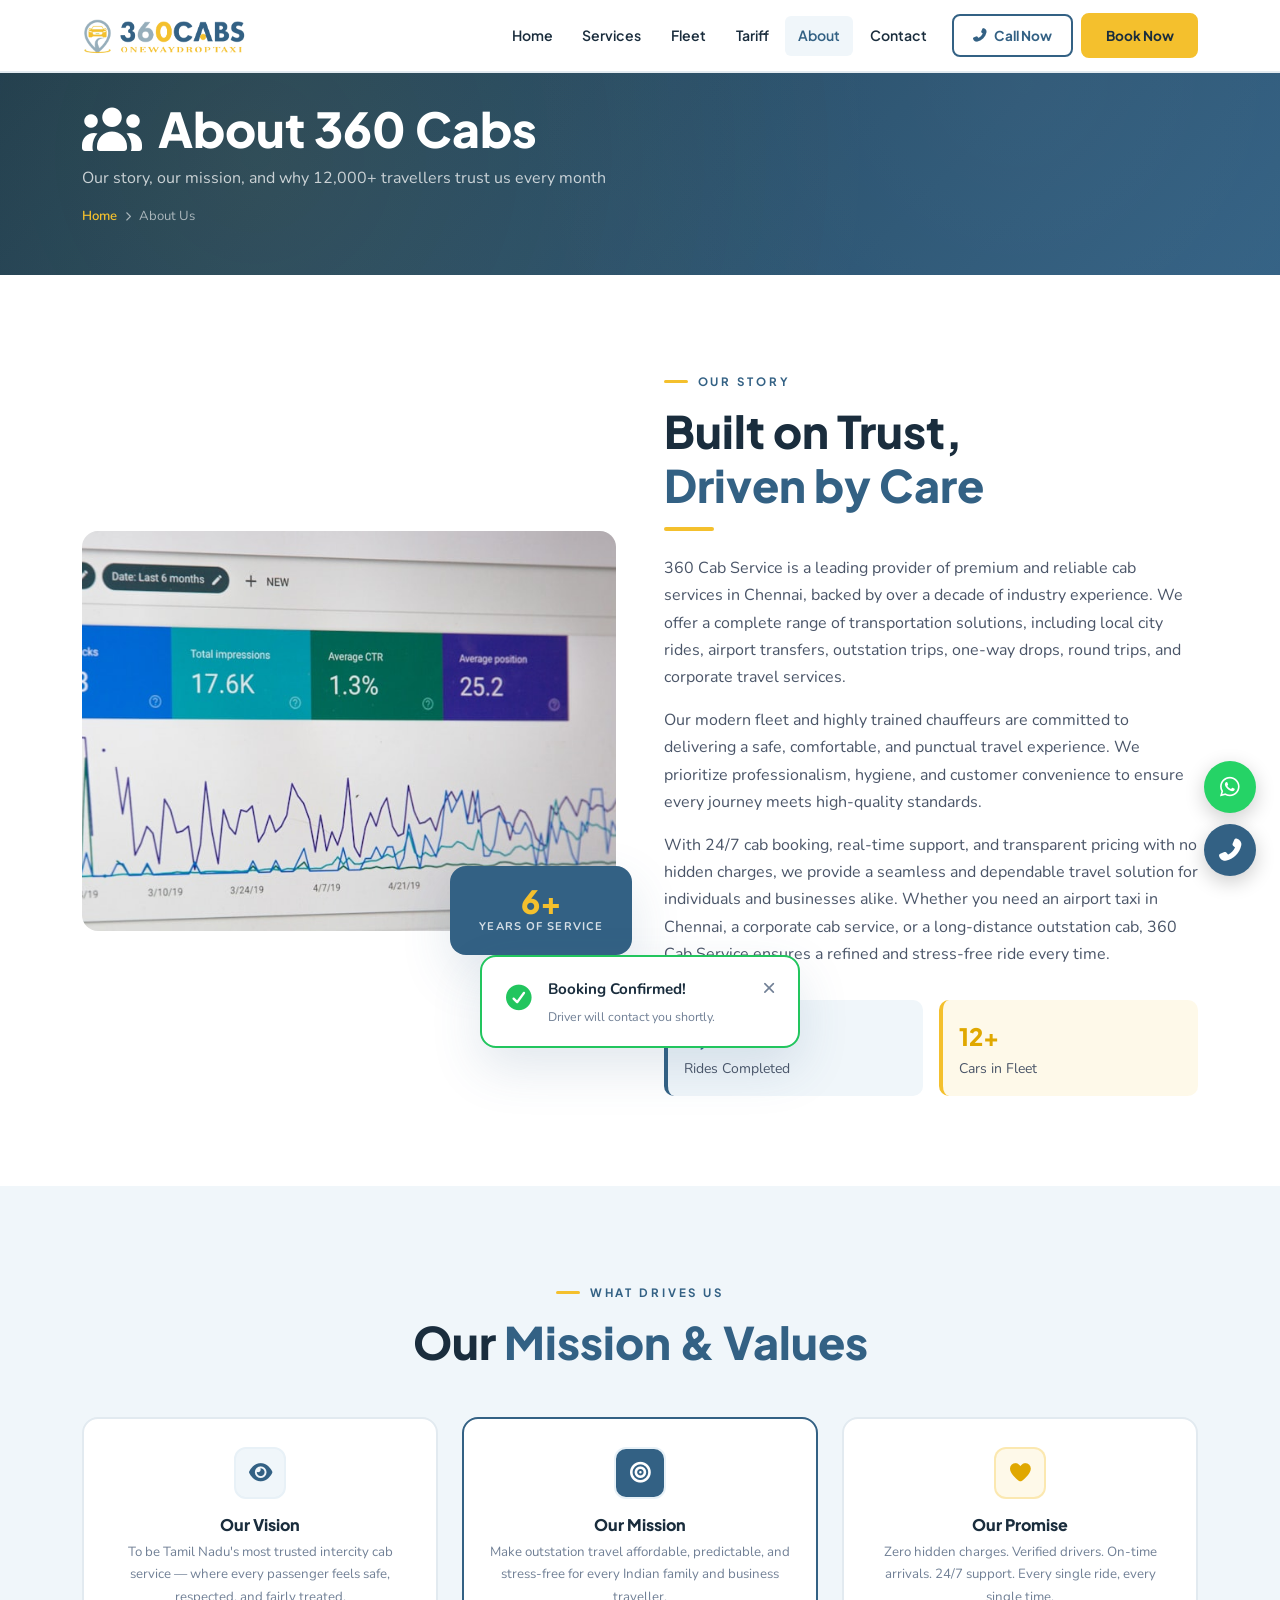
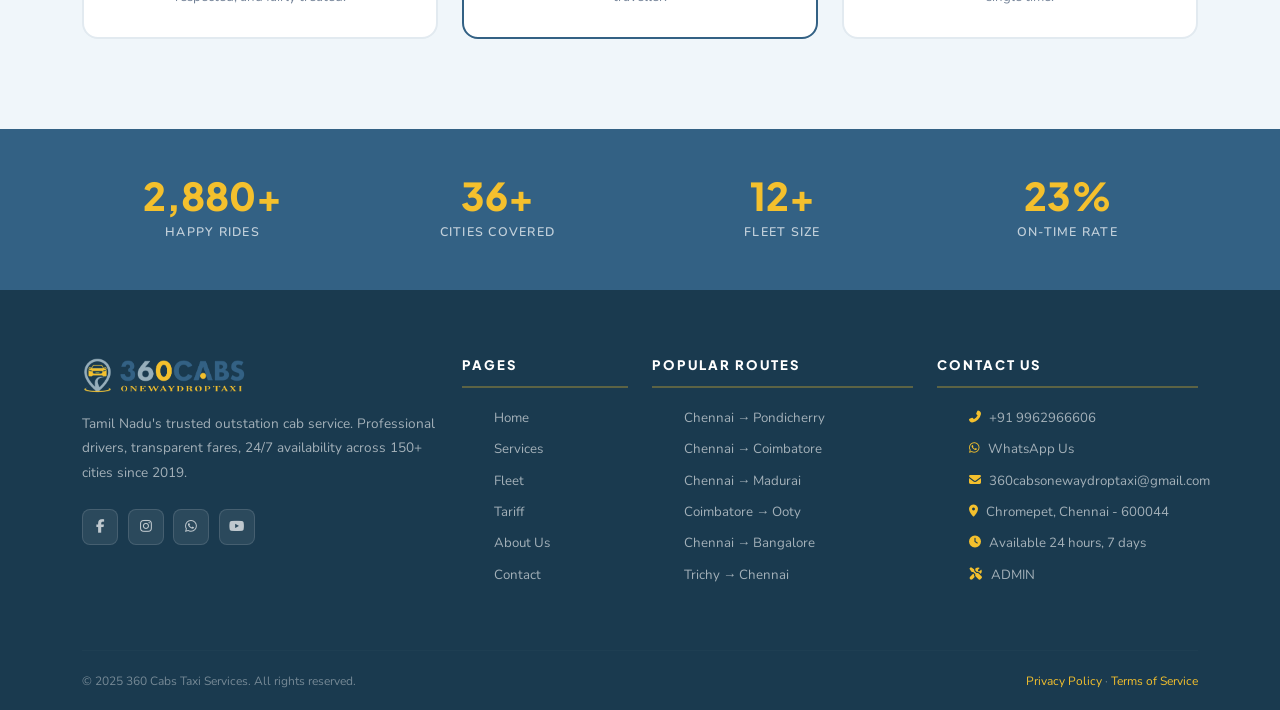
<file: about.html>
<!DOCTYPE html>
<html lang="en">
<head>
  <meta charset="UTF-8"/><meta name="viewport" content="width=device-width, initial-scale=1.0"/>
  <meta name="description" content="About 360Cabs — Tamil Nadu's trusted outstation taxi service since 2019. Our story, mission and team."/>
  <link rel="icon" href="assets/images/favicon.ico">
  <title>About Us — 360Cabs Outstation Taxi</title>
  <!-- <link href="https://cdn.jsdelivr.net/npm/bootstrap@5.3.2/dist/css/bootstrap.min.css" rel="stylesheet"/> -->
  <link rel="stylesheet" href="assets/css/bootstrap.min.css">
  <!-- <link href="https://cdnjs.cloudflare.com/ajax/libs/font-awesome/6.5.0/css/all.min.css" rel="stylesheet"/> -->
   <link rel="stylesheet" href="assets/css/all.min.css">
  <!-- <link href="https://fonts.googleapis.com/css2?family=Plus+Jakarta+Sans:wght@400;500;600;700;800&family=Nunito:wght@300;400;600;700&display=swap" rel="stylesheet"/> -->
  <!-- <script src="https://cdn.jsdelivr.net/npm/@emailjs/browser@3/dist/email.min.js"></script> -->
   <script src="assets/js/email.min.js"></script>
  <!-- <link rel="stylesheet" href="../css/main.css"/> -->
  <link rel="stylesheet" href="assets/css/main.css"/>
</head>
<body>
<!-- <div class="top-bar"><div class="container">
  <div class="top-bar-inner">
    <div class="top-bar-left">
      <span class="top-bar-item">
        <i class="fas fa-phone-alt"></i>
        <a href="tel:+919876543210">+91 98765 43210
        </a>
      </span>
      </div>
      <div class="top-bar-right">
        <span class="top-bar-item">
          <i class="fas fa-clock"></i> 24/7 Available</span>
        </div>
      </div>
    </div>
  </div>
 <nav id="navbar" class="navbar navbar-expand-lg sticky-top">
  <div class="container">
    <a class="navbar-brand" href="../index.html">
      <img class="navbar-logo" src="../assets/images/logo.png" alt="">
      
    </a>
    <button class="navbar-toggler border-0" type="button" data-bs-toggle="collapse" data-bs-target="#navMenu"><i class="fas fa-bars" style="color:var(--navy)"></i></button>
    <div class="collapse navbar-collapse justify-content-end" id="navMenu">
      <ul class="navbar-nav align-items-lg-center gap-lg-1">
        <li class="nav-item"><a class="nav-link-custom nav-link" href="../index.html">Home</a></li>
        <li class="nav-item"><a class="nav-link-custom nav-link" href="services.html">Services</a></li>
        <li class="nav-item"><a class="nav-link-custom nav-link" href="fleet.html">Fleet</a></li>
        <li class="nav-item"><a class="nav-link-custom nav-link" href="tariff.html">Tariff</a></li>
        <li class="nav-item"><a class="nav-link-custom nav-link" href="about.html">About</a></li>
        <li class="nav-item"><a class="nav-link-custom nav-link" href="contact.html">Contact</a></li>
        <li class="nav-item ms-lg-2"><a href="tel:+919876543210" class="nav-phone-btn"><i class="fas fa-phone-alt"></i> Call Now</a></li>
        <li class="nav-item ms-lg-1"><a href="../index.html#booking" class="nav-link nav-cta">Book Now</a></li>
      </ul>
    </div>
  </div>
</nav> -->

<div id="header"></div>

<div class="page-hero">
  <div class="container page-hero-content">
    <h1><i class="fas fa-users me-3"></i>About 360 Cabs</h1>
    <p>Our story, our mission, and why 12,000+ travellers trust us every month</p>
    <div class="breadcrumb-custom"><a href="index.html">Home</a><i class="fas fa-chevron-right"></i><span>About Us</span></div></div></div>

<!-- Our Story -->
<section class="section-pad">
  <div class="container">
    <div class="row align-items-center g-5">
      <div class="col-lg-6 reveal-left">
        <div style="position:relative">
          <img src="assets/images/our-story.jpg" alt="Our Story" style="border-radius:var(--radius-lg);width:100%;aspect-ratio:4/3;object-fit:cover;"/>
          <div style="position:absolute;bottom:-1.5rem;right:-1rem;background:var(--navy);color:var(--white);padding:1.2rem 1.8rem;border-radius:var(--radius-lg);text-align:center;box-shadow:var(--shadow-lg)">
            <div style="font-family:var(--ff-display);font-size:2rem;font-weight:800;color:var(--gold);line-height:1">6+</div>
            <div style="font-size:.7rem;font-weight:700;text-transform:uppercase;letter-spacing:.1em;color:rgba(255,255,255,.8)">Years of Service</div>
          </div>
        </div>
      </div>
      <div class="col-lg-6 reveal-right">
        <span class="section-label">Our Story</span>
        <h2 class="section-title">Built on Trust,<br/><span>Driven by Care</span></h2>
        <div class="divider-gold"></div>
        <p>360 Cab Service is a leading provider of premium and reliable cab services in Chennai, 
          backed by over a decade of industry experience. We offer a complete range of transportation
          solutions, including local city rides, airport transfers, outstation trips, one-way drops,
          round trips, and corporate travel services.
        </p>
        <P>
          Our modern fleet and highly trained chauffeurs are committed to delivering a safe, comfortable,
          and punctual travel experience. We prioritize professionalism, hygiene,
          and customer convenience to ensure every journey meets high-quality standards.
          
        </P>
        <p class="mt-3">
          With 24/7 cab booking, real-time support, and transparent pricing with no hidden charges,
          we provide a seamless and dependable travel solution for individuals and businesses alike.
            Whether you need an airport taxi in Chennai, a corporate cab service,
            or a long-distance outstation cab, 360 Cab Service ensures a refined and stress-free
            ride every time.
          </p>
        <div class="row g-3 mt-3">
          <div class="col-6"><div style="padding:1rem;background:var(--navy-pale);border-radius:var(--radius);border-left:4px solid var(--navy)"><div style="font-family:var(--ff-display);font-size:1.5rem;font-weight:800;color:var(--navy)" data-target="12000" data-suffix="+">0</div><div class="small fw-600">Rides Completed</div></div></div>
          <div class="col-6"><div style="padding:1rem;background:rgba(244,192,45,.1);border-radius:var(--radius);border-left:4px solid var(--gold)"><div style="font-family:var(--ff-display);font-size:1.5rem;font-weight:800;color:var(--gold-dark)" data-target="50" data-suffix="+">0</div><div class="small fw-600">Cars in Fleet</div></div></div>
        </div>
      </div>
    </div>
  </div>
</section>

<!-- Mission & Values -->
<section class="section-pad bg-navy-pale">
  <div class="container">
    <div class="text-center mb-5 reveal-up"><span class="section-label">What Drives Us</span><h2 class="section-title">Our <span>Mission & Values</span></h2></div>
    <div class="row g-4">
      <div class="col-md-4 reveal-up">
        <div class="why-card text-center">
          <div class="why-icon mx-auto"><i class="fas fa-eye"></i></div>
          <h5>Our Vision</h5>
          <p>To be Tamil Nadu's most trusted intercity cab service — where every passenger feels safe, respected, and fairly treated.</p>
        </div>
      </div>
      <div class="col-md-4 reveal-up d1">
        <div class="why-card text-center" style="border-color:var(--navy)">
          <div class="why-icon mx-auto" style="background:var(--navy);color:var(--white)"><i class="fas fa-bullseye"></i></div>
          <h5>Our Mission</h5>
          <p>Make outstation travel affordable, predictable, and stress-free for every Indian family and business traveller.</p>
        </div>
      </div>
      <div class="col-md-4 reveal-up d2">
        <div class="why-card text-center">
          <div class="why-icon mx-auto" style="background:rgba(244,192,45,.1);border-color:rgba(244,192,45,.3);color:var(--gold-dark)"><i class="fas fa-heart"></i></div>
          <h5>Our Promise</h5>
          <p>Zero hidden charges. Verified drivers. On-time arrivals. 24/7 support. Every single ride, every single time.</p>
        </div>
      </div>
    </div>
  </div>
</section>

<!-- Team -->
<!-- <section class="section-pad">
  <div class="container">
    <div class="text-center mb-5 reveal-up"><span class="section-label">The Team</span><h2 class="section-title">People Behind <span>360 Cabs</span></h2></div>
    <div class="row g-4 justify-content-center">
      <div class="col-sm-6 col-lg-3 reveal-up">
        <div class="text-center p-3">
          <div style="width:80px;height:80px;border-radius:50%;background:var(--navy);color:var(--white);display:flex;align-items:center;justify-content:center;font-family:var(--ff-display);font-size:1.8rem;font-weight:800;margin:0 auto 1rem">AK</div>
          <h5 style="font-family:var(--ff-display);font-weight:800;color:var(--text-dark)">Arun Kumar</h5>
          <div style="font-size:.75rem;color:var(--navy);font-weight:700;text-transform:uppercase;letter-spacing:.1em">Founder & CEO</div>
          <p class="small text-muted mt-2">Ex-Ola engineer who left tech to build a better cab experience for Tamil Nadu travellers.</p>
        </div>
      </div>
      <div class="col-sm-6 col-lg-3 reveal-up d1">
        <div class="text-center p-3">
          <div style="width:80px;height:80px;border-radius:50%;background:var(--gold-dark);color:var(--white);display:flex;align-items:center;justify-content:center;font-family:var(--ff-display);font-size:1.8rem;font-weight:800;margin:0 auto 1rem">SP</div>
          <h5 style="font-family:var(--ff-display);font-weight:800;color:var(--text-dark)">Sudha Priya</h5>
          <div style="font-size:.75rem;color:var(--navy);font-weight:700;text-transform:uppercase;letter-spacing:.1em">Operations Head</div>
          <p class="small text-muted mt-2">15 years logistics experience. Ensures every ride runs on time, every day.</p>
        </div>
      </div>
      <div class="col-sm-6 col-lg-3 reveal-up d2">
        <div class="text-center p-3">
          <div style="width:80px;height:80px;border-radius:50%;background:var(--navy-dark);color:var(--white);display:flex;align-items:center;justify-content:center;font-family:var(--ff-display);font-size:1.8rem;font-weight:800;margin:0 auto 1rem">VR</div>
          <h5 style="font-family:var(--ff-display);font-weight:800;color:var(--text-dark)">Vijay Ram</h5>
          <div style="font-size:.75rem;color:var(--navy);font-weight:700;text-transform:uppercase;letter-spacing:.1em">Driver Relations</div>
          <p class="small text-muted mt-2">Manages driver onboarding, training, and welfare. Treats every driver like family.</p>
        </div>
      </div>
    </div>
  </div>
</section> -->

<!-- Certifications -->
<div class="stats-strip">
  <div class="container">
    <div class="row align-items-center text-center g-4">
      <div class="col-6 col-md-3"><div class="stat-box"><span class="stat-num" data-target="12000" data-suffix="+">0</span><div class="stat-label">Happy Rides</div></div></div>
      <div class="col-6 col-md-3"><div class="stat-box"><span class="stat-num" data-target="150" data-suffix="+">0</span><div class="stat-label">Cities Covered</div></div></div>
      <div class="col-6 col-md-3"><div class="stat-box"><span class="stat-num" data-target="50" data-suffix="+">0</span><div class="stat-label">Fleet Size</div></div></div>
      <div class="col-6 col-md-3"><div class="stat-box"><span class="stat-num" data-target="98" data-suffix="%">0</span><div class="stat-label">On-Time Rate</div></div></div>
    </div>
  </div>
</div>

<!-- <footer class="site-footer">
  <div class="container">
    <div class="row g-4 footer-top">
    <div class="col-lg-4">
      <div class="footer-brand">
        <img class="navbar-logo" src="../assets/images/logo.png" alt="">
              <div class="brand-logo">
                <i class="fas fa-bolt"></i>
              </div>
              <div class="brand-text-wrap">
                <span class="brand-name" style="color:var(--white)">Swift<span>Ride</span></span>
                <span class="brand-tag">Outstation Taxi</span>
              </div>
      </div>
        <p class="footer-about">Tamil Nadu's trusted outstation cab service since 2019.</p>
        <div class="footer-social"><a href="#"><i class="fab fa-facebook-f"></i></a>
          <a href="#"><i class="fab fa-instagram"></i></a>
          <a href="https://wa.me/919876543210"><i class="fab fa-whatsapp"></i></a>
        </div>
      </div>
      <div class="col-sm-6 col-lg-2"><div class="footer-h">Pages</div><ul class="footer-ul"><li><a href="../index.html">Home</a></li><li><a href="services.html">Services</a></li><li><a href="fleet.html">Fleet</a></li><li><a href="tariff.html">Tariff</a></li><li><a href="about.html">About</a></li><li><a href="contact.html">Contact</a></li></ul></div><div class="col-sm-6 col-lg-3"><div class="footer-h">Services</div><ul class="footer-ul"><li>One Way Drop</li><li>Round Trip</li><li>Airport Transfer</li><li>Hourly Package</li></ul></div><div class="col-lg-3"><div class="footer-h">Contact</div><ul class="footer-ul"><li><i class="fas fa-phone-alt"></i><a href="tel:+919876543210">+91 98765 43210</a></li><li><i class="fab fa-whatsapp"></i><a href="https://wa.me/919876543210">WhatsApp</a></li><li><i class="fas fa-envelope"></i><a href="mailto:bookings@swiftride.in">bookings@swiftride.in</a></li></ul></div></div><hr class="footer-divider"/><div class="footer-bottom"><span>© 2025 SwiftRide Taxi Services.</span></div></div>
</footer> -->

<div id="footer"></div>


<div class="float-group"><a href="https://wa.me/919962966606" class="wa-float" target="_blank"><i class="fab fa-whatsapp"></i></a><a href="tel:+919876543210" class="call-float"><i class="fas fa-phone-alt"></i></a></div>
<div id="successToast" class="success-toast"><div class="toast-icon"><i class="fas fa-check-circle"></i></div><div><strong>Booking Confirmed!</strong><p>Driver will contact you shortly.</p></div><button class="toast-close" onclick="closeToast()"><i class="fas fa-times"></i></button></div>
<!-- <script src="https://cdn.jsdelivr.net/npm/bootstrap@5.3.2/dist/js/bootstrap.bundle.min.js"></script> -->
<!-- <script src="../js/shared.js"></script> -->
 <script src="assets/js/bootstrap.bundle.min.js"></script>
 <script src="assets/js/shared.js"></script>
 <script src="assets/js/components.js"></script>
</body></html>
</file>
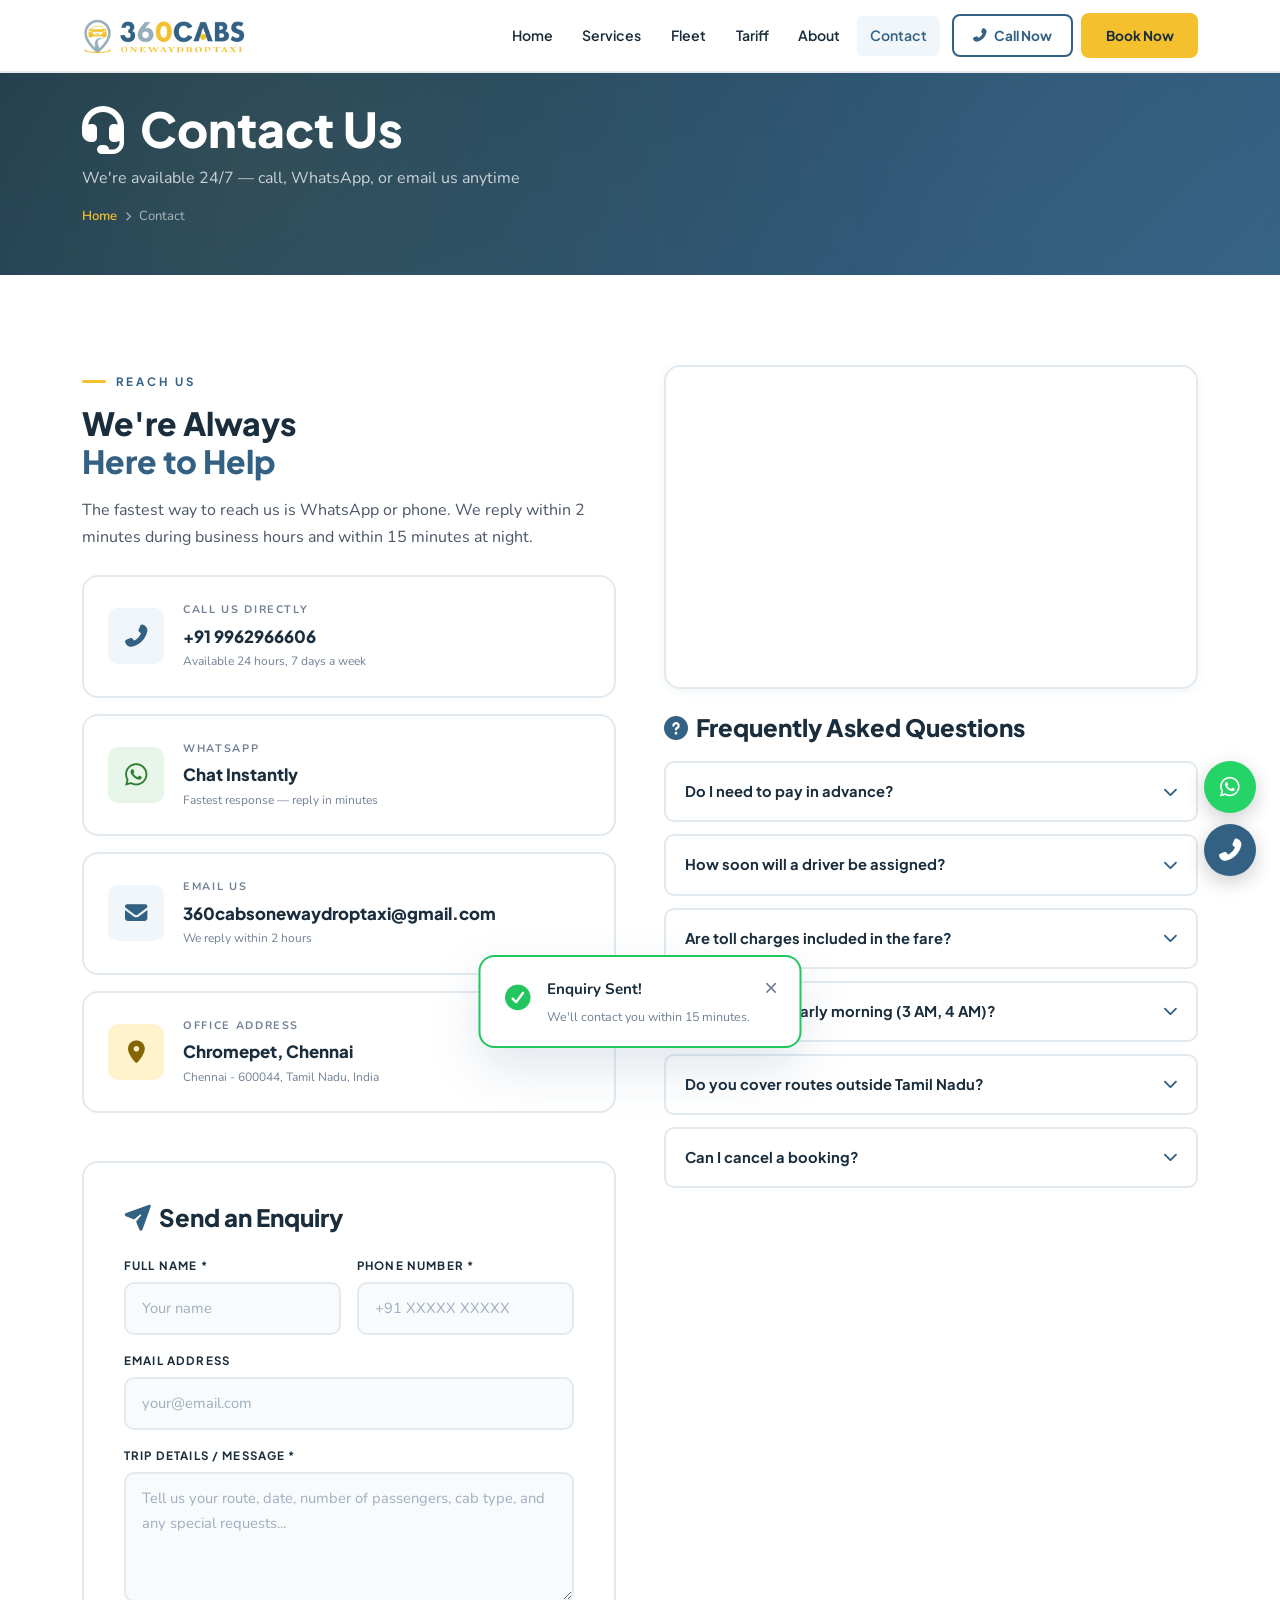
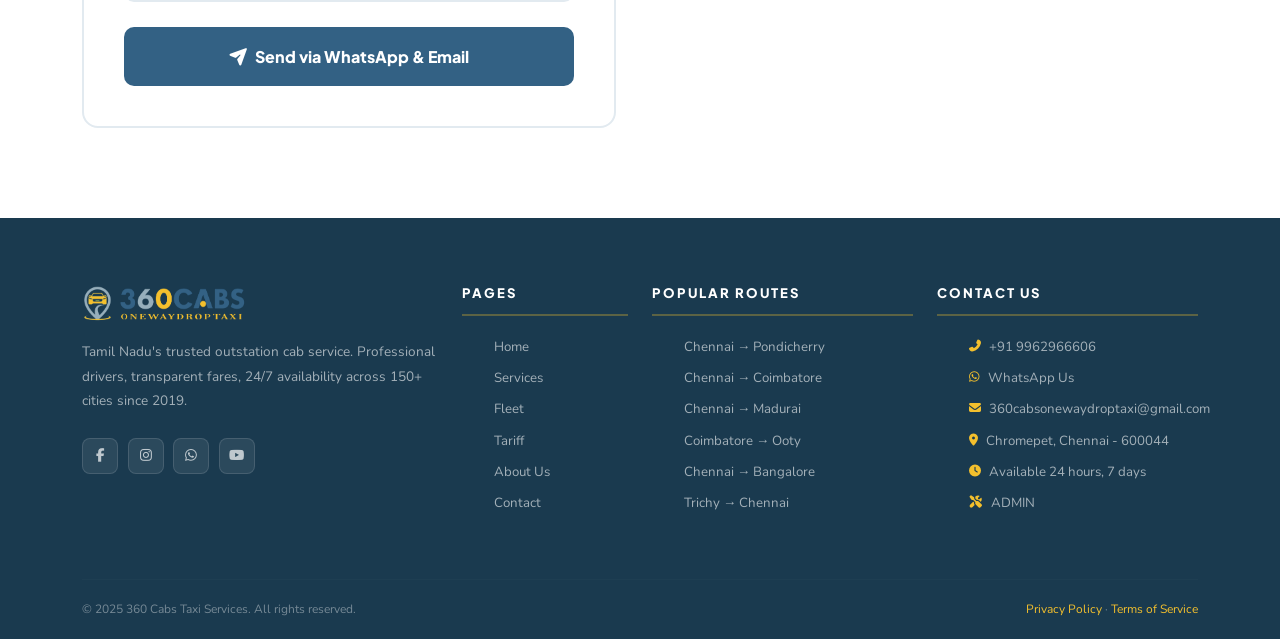
<file: contact.html>
<!DOCTYPE html>
<html lang="en">
<head>
  <meta charset="UTF-8"/><meta name="viewport" content="width=device-width, initial-scale=1.0"/>
  <meta name="description" content="Contact 360Cabs — call, WhatsApp, or email us to book a taxi in Tamil Nadu. 24/7 support."/>
  <link rel="icon" href="assets/images/favicon.ico">
  <title>Contact Us — 360Cabs Outstation Taxi</title>
  <!-- <link href="https://cdn.jsdelivr.net/npm/bootstrap@5.3.2/dist/css/bootstrap.min.css" rel="stylesheet"/> -->
    <!-- <link href="https://cdnjs.cloudflare.com/ajax/libs/font-awesome/6.5.0/css/all.min.css" rel="stylesheet"/> -->
   <!-- <link href="https://fonts.googleapis.com/css2?family=Plus+Jakarta+Sans:wght@400;500;600;700;800&family=Nunito:wght@300;400;600;700&display=swap" rel="stylesheet"/> -->
  <!-- <script src="https://cdn.jsdelivr.net/npm/@emailjs/browser@3/dist/email.min.js"></script> -->

   <!-- bootstrap -->
   <link rel="stylesheet" href="assets/css/bootstrap.min.css">
    <!-- fontawesome -->
   <link rel="stylesheet" href="assets/css/all.min.css">
    <!-- EmailJS -->
   <script src="assets/js/email.min.js"></script>
   <!-- common css -->
  <link rel="stylesheet" href="assets/css/main.css"/>
  <link rel="stylesheet" href="assets/css/contact.css">
  
</head>
<body>
<!-- <div class="top-bar"><div class="container"><div class="top-bar-inner"><div class="top-bar-left"><span class="top-bar-item"><i class="fas fa-phone-alt"></i><a href="tel:+919876543210">+91 98765 43210</a></span><span class="top-bar-item"><i class="fas fa-envelope"></i><a href="mailto:bookings@swiftride.in">bookings@swiftride.in</a></span></div><div class="top-bar-right"><span class="top-bar-item"><i class="fas fa-clock"></i> 24/7 Available</span></div></div></div></div>
<nav id="navbar" class="navbar navbar-expand-lg sticky-top">
  <div class="container">
    <a class="navbar-brand" href="../index.html">
      <img class="navbar-logo" src="../assets/images/logo.png" alt="">
  </a>
    <button class="navbar-toggler border-0" type="button" data-bs-toggle="collapse" data-bs-target="#navMenu"><i class="fas fa-bars" style="color:var(--navy)"></i></button>
    <div class="collapse navbar-collapse justify-content-end" id="navMenu">
      <ul class="navbar-nav align-items-lg-center gap-lg-1">
        <li class="nav-item"><a class="nav-link-custom nav-link" href="../index.html">Home</a></li>
        <li class="nav-item"><a class="nav-link-custom nav-link" href="services.html">Services</a></li>
        <li class="nav-item"><a class="nav-link-custom nav-link" href="fleet.html">Fleet</a></li>
        <li class="nav-item"><a class="nav-link-custom nav-link" href="tariff.html">Tariff</a></li>
        <li class="nav-item"><a class="nav-link-custom nav-link" href="about.html">About</a></li>
        <li class="nav-item"><a class="nav-link-custom nav-link" href="contact.html">Contact</a></li>
        <li class="nav-item ms-lg-2"><a href="tel:+919876543210" class="nav-phone-btn"><i class="fas fa-phone-alt"></i> Call Now</a></li>
        <li class="nav-item ms-lg-1"><a href="../index.html#booking" class="nav-link nav-cta">Book Now</a></li>
      </ul>
    </div>
  </div>
</nav> -->
<div id="header"></div>

<div class="page-hero">
  <div class="container page-hero-content"><h1>
    <i class="fas fa-headset me-3"></i>Contact Us</h1><p>We're available 24/7 — call, WhatsApp, or email us anytime</p>
    <div class="breadcrumb-custom"><a href="index.html">Home</a><i class="fas fa-chevron-right"></i>
      <span>Contact</span>
    </div></div></div>

<section class="section-pad">
  <div class="container">
    <div class="row g-5">
      <!-- Left: Channels + Form -->
      <div class="col-lg-6 reveal-left">
        <span class="section-label">Reach Us</span>
        <h2 class="section-title" style="font-size:2rem">We're Always<br/><span>Here to Help</span></h2>
        <p class="mb-4">The fastest way to reach us is WhatsApp or phone. We reply within 2 minutes during business hours and within 15 minutes at night.</p>
        <div class="d-flex flex-column gap-3 mb-5">
          <a href="tel:+919962966606" class="contact-channel">
            <div class="cc-icon" style="background:var(--navy-pale)"><i class="fas fa-phone-alt" style="color:var(--navy)"></i></div>
            <div><div class="cc-label">Call Us Directly</div><div class="cc-value">+91 9962966606</div><div class="cc-sub">Available 24 hours, 7 days a week</div></div>
          </a>
          <a href="https://wa.me/919962966606?text=Hi%20360 Cabs!%20I%20need%20to%20book%20a%20taxi." target="_blank" class="contact-channel">
            <div class="cc-icon" style="background:#e8f5e9"><i class="fab fa-whatsapp" style="color:#2e7d32;font-size:1.6rem"></i></div>
            <div><div class="cc-label">WhatsApp</div><div class="cc-value">Chat Instantly</div><div class="cc-sub">Fastest response — reply in minutes</div></div>
          </a>
          <a href="mailto:360cabsonewaydroptaxi@gmail.com" class="contact-channel">
            <div class="cc-icon" style="background:var(--navy-pale)"><i class="fas fa-envelope" style="color:var(--navy)"></i></div>
            <div><div class="cc-label">Email Us</div><div class="cc-value">360cabsonewaydroptaxi@gmail.com</div><div class="cc-sub">We reply within 2 hours</div></div>
          </a>
          <div class="contact-channel" style="cursor:default">
            <div class="cc-icon" style="background:#fff3cd"><i class="fas fa-map-marker-alt" style="color:#856404"></i></div>
            <div><div class="cc-label">Office Address</div><div class="cc-value">Chromepet, Chennai</div><div class="cc-sub">Chennai - 600044, Tamil Nadu, India</div></div>
          </div>
        </div>

        <!-- Enquiry Form -->
        <div class="contact-form-wrap">
          <h4 style="font-family:var(--ff-display);font-weight:800;color:var(--text-dark);margin-bottom:1.5rem"><i class="fas fa-paper-plane me-2" style="color:var(--navy)"></i>Send an Enquiry</h4>
          <form id="enquiryForm" onsubmit="handleEnquiry(event)">
            <div class="row g-3">
              <div class="col-sm-6">
                <label class="cf-label">Full Name *</label>
                <input type="text" class="cf-input" id="eName" placeholder="Your name" required/>
              </div>
              <div class="col-sm-6">
                <label class="cf-label">Phone Number *</label>
                <input type="tel" class="cf-input" id="ePhone" placeholder="+91 XXXXX XXXXX" required/>
              </div>
              <div class="col-12">
                <label class="cf-label">Email Address</label>
                <input type="email" class="cf-input" id="eEmail" placeholder="your@email.com"/>
              </div>
              <div class="col-12">
                <label class="cf-label">Trip Details / Message *</label>
                <textarea class="cf-input" id="eMessage" placeholder="Tell us your route, date, number of passengers, cab type, and any special requests..." required></textarea>
              </div>
              <div class="col-12">
                <button type="submit" class="cf-submit" id="enquiryBtn"><i class="fas fa-paper-plane me-2"></i>Send via WhatsApp & Email</button>
              </div>
            </div>
          </form>
        </div>
      </div>

      <!-- Right: Map + FAQ -->
      <div class="col-lg-6 reveal-right">
        <div class="map-container mb-4">
          <iframe src="https://www.google.com/maps/embed?pb=!1m18!1m12!1m3!1d497511.2!2d79.8!3d13.0!2m3!1f0!2f0!3f0!3m2!1i1024!2i768!4f13.1!3m3!1m2!1s0x3a5265ea4f7d3361%3A0x6e61a70b6863d433!2sChennai%2C%20Tamil%20Nadu!5e0!3m2!1sen!2sin!4v1600000000000!5m2!1sen!2sin" width="100%" height="320" style="border:0;" allowfullscreen="" loading="lazy" title="360 Cabs Chennai"></iframe>
        </div>

        <!-- FAQ -->
        <h4 style="font-family:var(--ff-display);font-weight:800;color:var(--text-dark);margin-bottom:1.2rem"><i class="fas fa-question-circle me-2" style="color:var(--navy)"></i>Frequently Asked Questions</h4>
        <div id="faqList">
          <div class="faq-item"><div class="faq-q" onclick="toggleFaq(this)">Do I need to pay in advance? <i class="fas fa-chevron-down"></i></div><div class="faq-a">No advance payment required. Pay the driver directly at the end of your trip in cash or via UPI/Google Pay.</div></div>
          <div class="faq-item"><div class="faq-q" onclick="toggleFaq(this)">How soon will a driver be assigned? <i class="fas fa-chevron-down"></i></div><div class="faq-a">For bookings made 4+ hours in advance, a driver is assigned within 30 minutes of booking. For urgent bookings, we try to arrange within 1–2 hours.</div></div>
          <div class="faq-item"><div class="faq-q" onclick="toggleFaq(this)">Are toll charges included in the fare? <i class="fas fa-chevron-down"></i></div><div class="faq-a">Toll charges are not included and are paid separately at the toll booth during the journey. All other charges including driver batta and fuel are included.</div></div>
          <div class="faq-item"><div class="faq-q" onclick="toggleFaq(this)">Can I book for early morning (3 AM, 4 AM)? <i class="fas fa-chevron-down"></i></div><div class="faq-a">Absolutely. We operate 24/7. Airport pickups at 3 AM or 4 AM are very common for us. Just book at least 4 hours in advance.</div></div>
          <div class="faq-item"><div class="faq-q" onclick="toggleFaq(this)">Do you cover routes outside Tamil Nadu? <i class="fas fa-chevron-down"></i></div><div class="faq-a">Yes — we cover routes to Bangalore, Tirupati, Hyderabad, and other major South Indian cities. Inter-state permit charges may apply.</div></div>
          <div class="faq-item"><div class="faq-q" onclick="toggleFaq(this)">Can I cancel a booking? <i class="fas fa-chevron-down"></i></div><div class="faq-a">Yes. Cancel via WhatsApp at least 2 hours before pickup for no charge. Since there is no advance payment, there is nothing to refund.</div></div>
        </div>
      </div>
    </div>
  </div>
</section>

<div id="footer"></div>

<!-- <footer class="site-footer">
  <div class="container">
    <div class="row g-4 footer-top">
      <div class="col-lg-4">
        <div class="footer-brand">
          <img class="navbar-logo" src="../assets/images/logo.png" alt="">
          
        </div>
        <p class="footer-about">Tamil Nadu's trusted outstation cab service since 2019.</p>
        <div class="footer-social">
          <a href="#"><i class="fab fa-facebook-f"></i></a>
          <a href="#"><i class="fab fa-instagram"></i></a>
          <a href="https://wa.me/919876543210"><i class="fab fa-whatsapp"></i></a>
        </div></div><div class="col-sm-6 col-lg-2">
          <div class="footer-h">Pages</div>
          <ul class="footer-ul"><li><a href="../index.html">Home</a></li>
            <li><a href="services.html">Services</a></li>
            <li><a href="fleet.html">Fleet</a></li>
            <li><a href="tariff.html">Tariff</a></li>
            <li><a href="about.html">About</a></li>
            <li><a href="contact.html">Contact</a></li>
          </ul></div>
          <div class="col-sm-6 col-lg-3">
            <div class="footer-h">Services</div>
            <ul class="footer-ul">
              <li>One Way Drop</li>
              <li>Round Trip</li><li>Airport Transfer</li><li>Hourly Package</li></ul>
            </div><div class="col-lg-3">
              <div class="footer-h">Contact</div>
              <ul class="footer-ul">
                <li><i class="fas fa-phone-alt"></i>
                  <a href="tel:+919876543210">+91 98765 43210</a>
                </li>
                <li><i class="fab fa-whatsapp"></i><a href="https://wa.me/919876543210">WhatsApp</a></li>
                <li><i class="fas fa-envelope"></i><a href="mailto:bookings@swiftride.in">bookings@swiftride.in</a></li>
                <li><i class="fas fa-map-marker-alt"></i>No. 12, Anna Salai, Chennai</li>
              </ul>
            </div></div>
            <hr class="footer-divider"/>
            <div class="footer-bottom"><span>© 2025 360 Cabs Taxi Services.</span></div></div>
  </footer> -->



<div id="successToast" class="success-toast"><div class="toast-icon"><i class="fas fa-check-circle"></i></div><div><strong>Enquiry Sent!</strong><p>We'll contact you within 15 minutes.</p></div><button class="toast-close" onclick="closeToast()"><i class="fas fa-times"></i></button></div>
<div class="float-group"><a href="https://wa.me/919962966606" class="wa-float" target="_blank"><i class="fab fa-whatsapp"></i></a><a href="tel:+919876543210" class="call-float"><i class="fas fa-phone-alt"></i></a></div>

<!-- <script src="https://cdn.jsdelivr.net/npm/bootstrap@5.3.2/dist/js/bootstrap.bundle.min.js"></script> -->
 <script src="assets/js/bootstrap.bundle.min.js"></script>
 <script src="assets/js/config.js"></script>
<script src="assets/js/shared.js"></script>
 <script src="assets/js/components.js"></script>
<script>
async function handleEnquiry(e) {

  e.preventDefault();

  const btn = document.getElementById('enquiryBtn');

  const data = {
    name: document.getElementById('eName').value.trim(),
    phone: document.getElementById('ePhone').value.trim(),
    email: document.getElementById('eEmail').value.trim(),
    message: document.getElementById('eMessage').value.trim(),
  };

  if (!data.name || !data.phone || !data.message) {
    return;
  }

  btn.disabled = true;
  btn.innerHTML = 'Sending...';

  // WhatsApp
  const waMsg =
`📋 *ENQUIRY — 360 Cabs*

👤 *Name:* ${data.name}
📞 *Phone:* ${data.phone}
${data.email ? `📧 *Email:* ${data.email}` : ''}

💬 *Trip Details:*
${data.message}`;

  window.open(
    `https://wa.me/919962966606?text=${encodeURIComponent(waMsg)}`,
    '_blank'
  );

  // Email
  try {

    await fetch(CONFIG.RESEND_ENQUIRY_URL, {
      method: 'POST',
      headers: {
        'Content-Type': 'application/json',
        'apikey': CONFIG.SUPABASE_ANON_KEY,
        'Authorization': `Bearer ${CONFIG.SUPABASE_ANON_KEY}`,
      },
      body: JSON.stringify(data),
    });

  } catch (err) {

    console.error(err);

  }

  btn.disabled = false;

  btn.innerHTML =
    '<i class="fas fa-paper-plane me-2"></i>Send via WhatsApp & Email';

  showToast();

  document.getElementById('enquiryForm').reset();

}
</script>
</body>
</html>
</file>
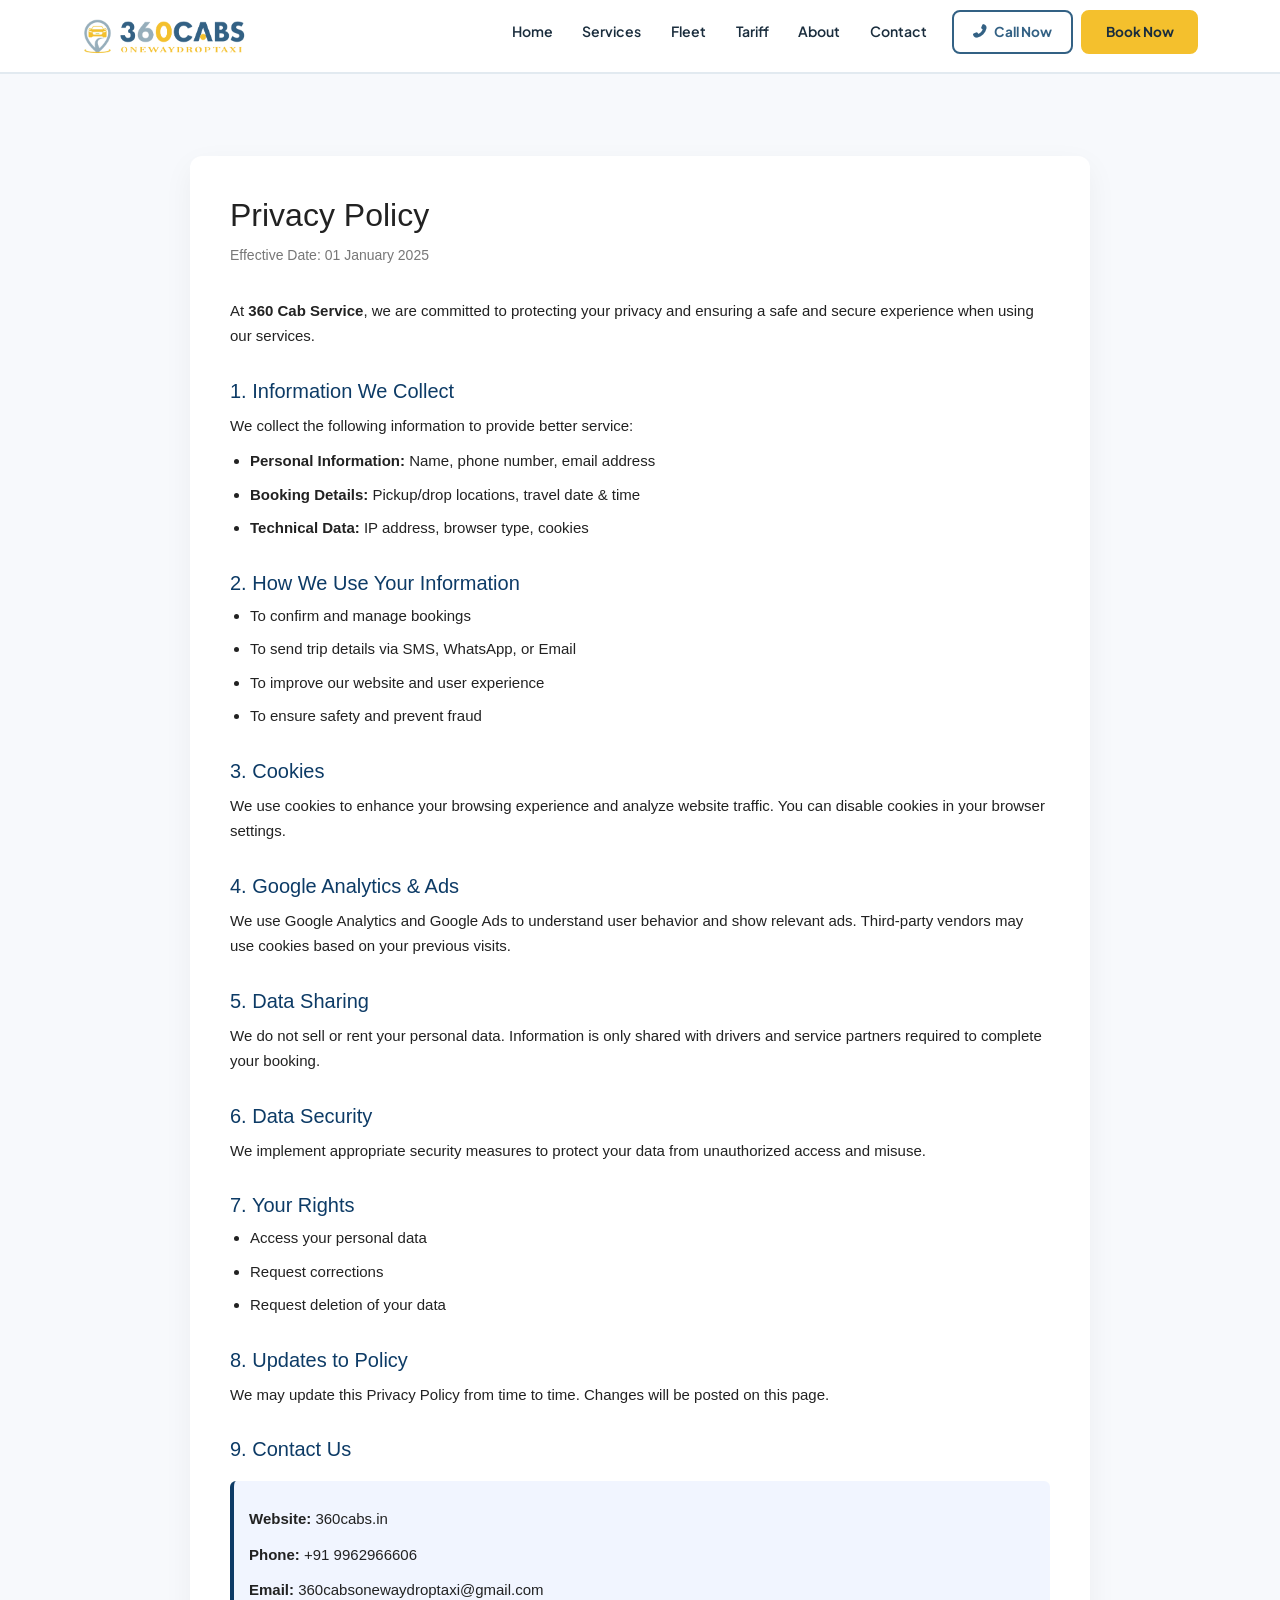
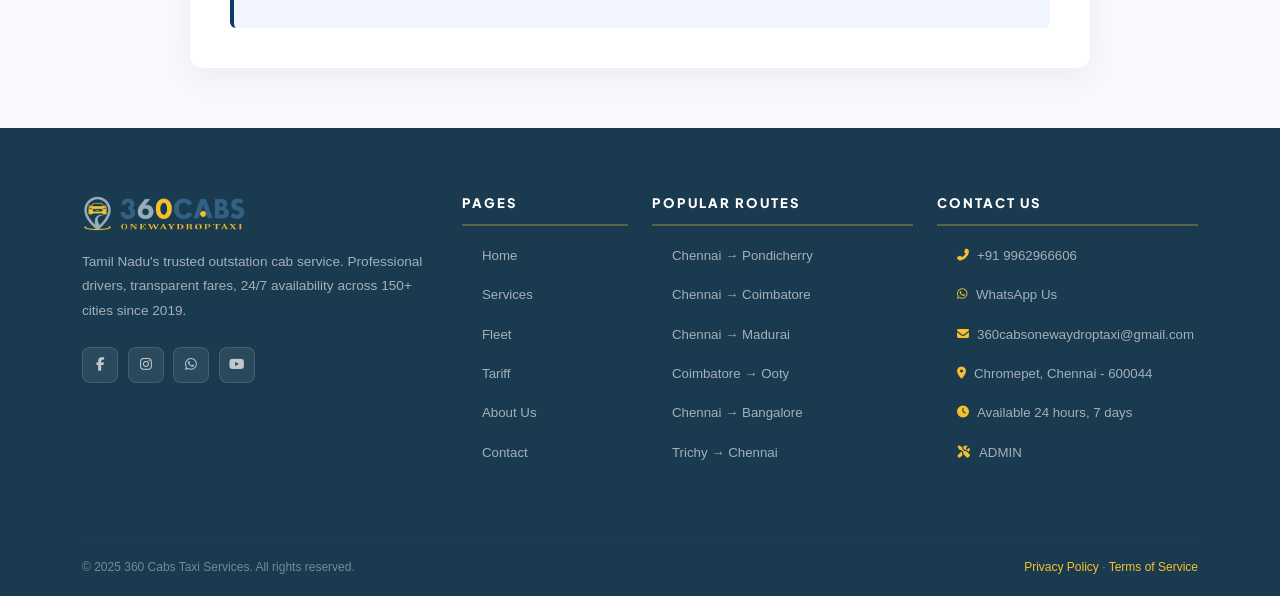
<file: privacy-policy.html>
<!DOCTYPE html>
<html lang="en">
<head>
  <meta charset="UTF-8">
  <link rel="icon" href="assets/images/favicon.ico">
  <title>Privacy Policy | 360 Cab Service</title>
  <meta name="viewport" content="width=device-width, initial-scale=1.0">
  <link rel="stylesheet" href="assets/css/bootstrap.min.css">
  <link rel="stylesheet" href="assets/css/all.min.css">
  <link rel="stylesheet" href="assets/css/main.css"/>

  <style>
    body {
      margin: 0;
      font-family: 'Inter', sans-serif;
      background: #f7f9fc;
      color: #222;
    }

    .policy-wrapper {
      max-width: 900px;
      margin: 120px auto 60px;
      background: #fff;
      padding: 40px;
      border-radius: 12px;
      box-shadow: 0 10px 30px rgba(0,0,0,0.05);
    }

    h1 {
      font-size: 32px;
      margin-bottom: 10px;
    }

    .effective-date {
      font-size: 14px;
      color: #777;
      margin-bottom: 30px;
    }

    h2 {
      margin-top: 30px;
      font-size: 20px;
      color: #0d3b66;
    }

    p {
      line-height: 1.7;
      font-size: 15px;
      margin: 10px 0;
    }

    ul {
      padding-left: 20px;
    }

    li {
      margin-bottom: 8px;
      font-size: 15px;
    }

    .contact-box {
      margin-top: 20px;
      padding: 15px;
      background: #f1f5ff;
      border-left: 4px solid #0d3b66;
      border-radius: 6px;
    }

    a {
      color: #0d3b66;
      text-decoration: none;
    }

    a:hover {
      text-decoration: underline;
    }

    /* Mobile Responsive */
    @media(max-width: 768px) {
      .policy-wrapper {
        margin: 100px 15px 40px;
        padding: 25px;
      }

      h1 {
        font-size: 26px;
      }
    }
  </style>
</head>

<body>

  <!-- HEADER (your JS will inject here) -->
  <div id="header"></div>

  <section class="policy-wrapper">

    <h1>Privacy Policy</h1>
    <p class="effective-date">Effective Date: 01 January 2025</p>

    <p>
      At <strong>360 Cab Service</strong>, we are committed to protecting your privacy and ensuring a safe and secure experience when using our services.
    </p>

    <h2>1. Information We Collect</h2>
    <p>We collect the following information to provide better service:</p>
    <ul>
      <li><strong>Personal Information:</strong> Name, phone number, email address</li>
      <li><strong>Booking Details:</strong> Pickup/drop locations, travel date & time</li>
      <li><strong>Technical Data:</strong> IP address, browser type, cookies</li>
    </ul>

    <h2>2. How We Use Your Information</h2>
    <ul>
      <li>To confirm and manage bookings</li>
      <li>To send trip details via SMS, WhatsApp, or Email</li>
      <li>To improve our website and user experience</li>
      <li>To ensure safety and prevent fraud</li>
    </ul>

    <h2>3. Cookies</h2>
    <p>
      We use cookies to enhance your browsing experience and analyze website traffic. You can disable cookies in your browser settings.
    </p>

    <h2>4. Google Analytics & Ads</h2>
    <p>
      We use Google Analytics and Google Ads to understand user behavior and show relevant ads. Third-party vendors may use cookies based on your previous visits.
    </p>

    <h2>5. Data Sharing</h2>
    <p>
      We do not sell or rent your personal data. Information is only shared with drivers and service partners required to complete your booking.
    </p>

    <h2>6. Data Security</h2>
    <p>
      We implement appropriate security measures to protect your data from unauthorized access and misuse.
    </p>

    <h2>7. Your Rights</h2>
    <ul>
      <li>Access your personal data</li>
      <li>Request corrections</li>
      <li>Request deletion of your data</li>
    </ul>

    <h2>8. Updates to Policy</h2>
    <p>
      We may update this Privacy Policy from time to time. Changes will be posted on this page.
    </p>

    <h2>9. Contact Us</h2>

    <div class="contact-box">
      <p><strong>Website:</strong> 360cabs.in</p>
      <p><strong>Phone:</strong> +91 9962966606</p>
      <p><strong>Email:</strong> 360cabsonewaydroptaxi@gmail.com</p>
    </div>

  </section>

  <!-- FOOTER (your JS will inject here) -->
  <div id="footer"></div>

  <!--  existing JS -->
 <script src="assets/js/bootstrap.bundle.min.js"></script>
 <script src="assets/js/shared.js"></script>
 <script src="assets/js/components.js"></script>

</body>
</html>
</file>
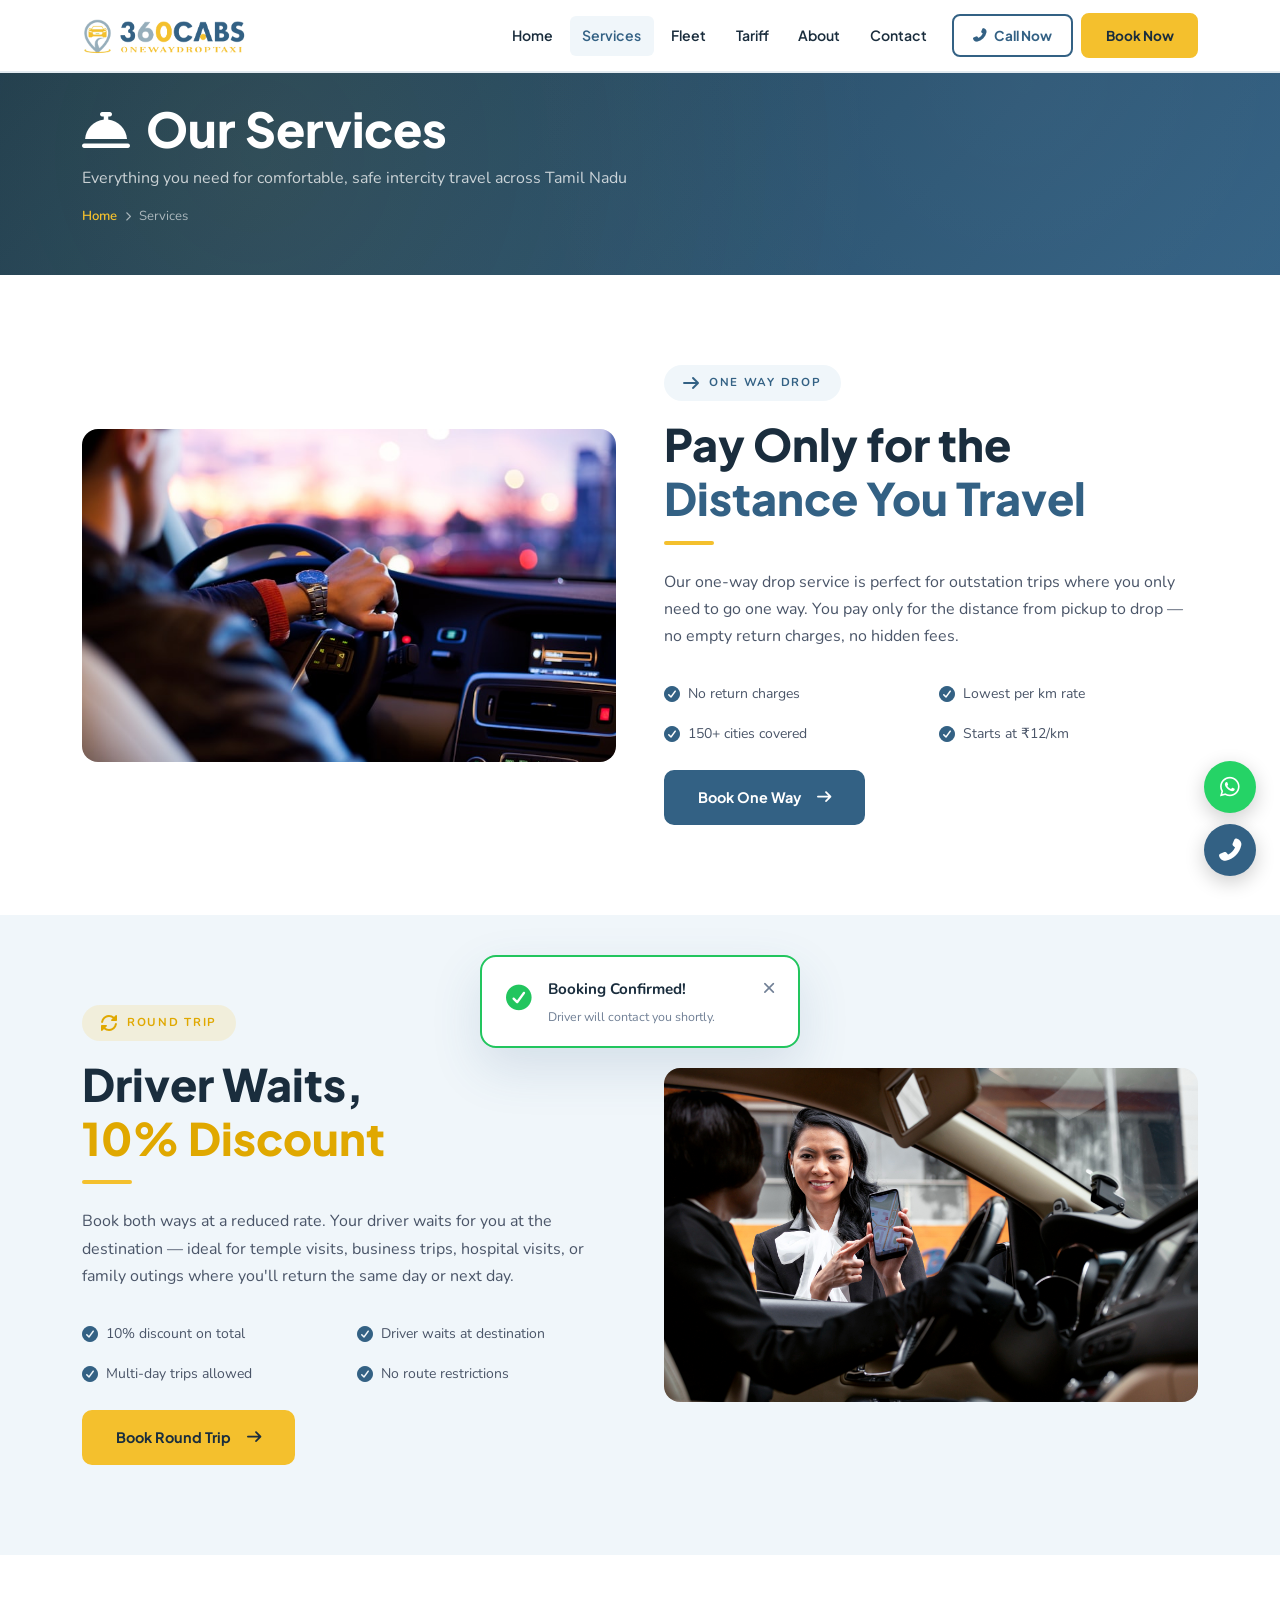
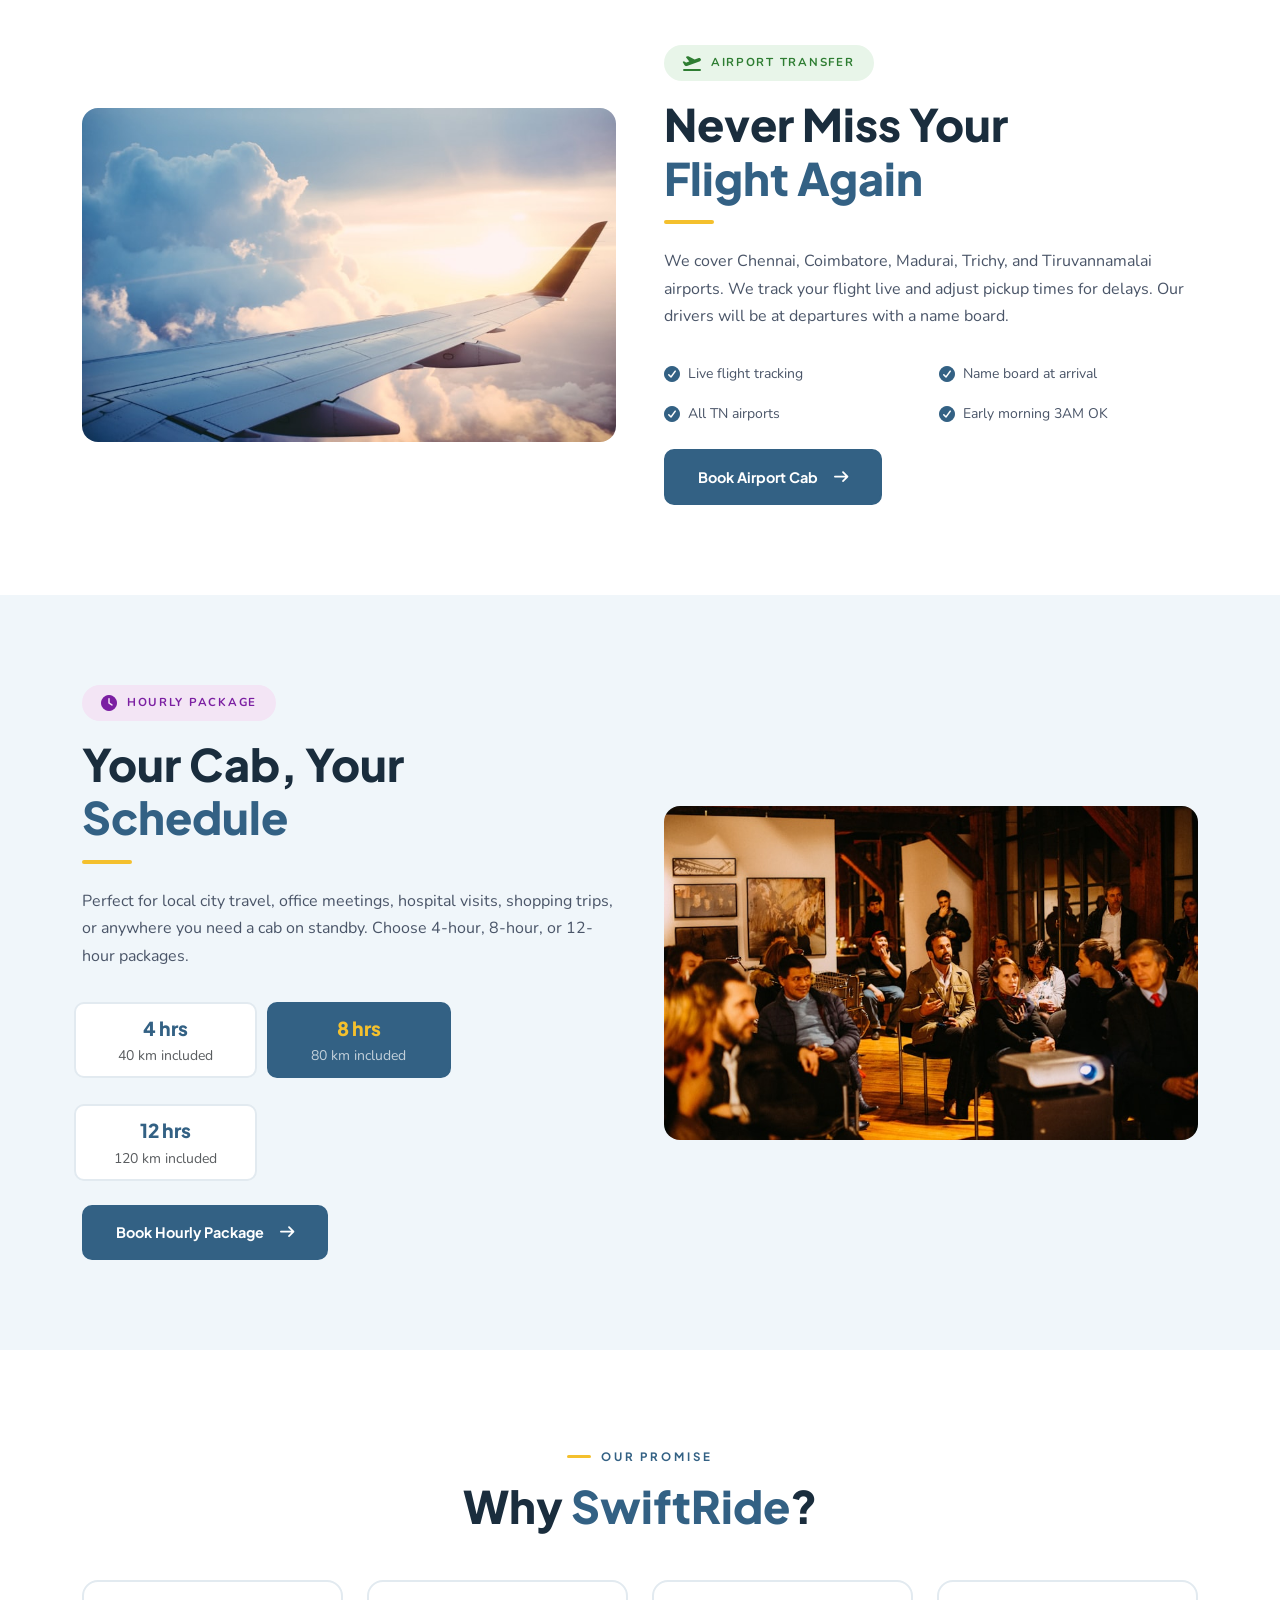
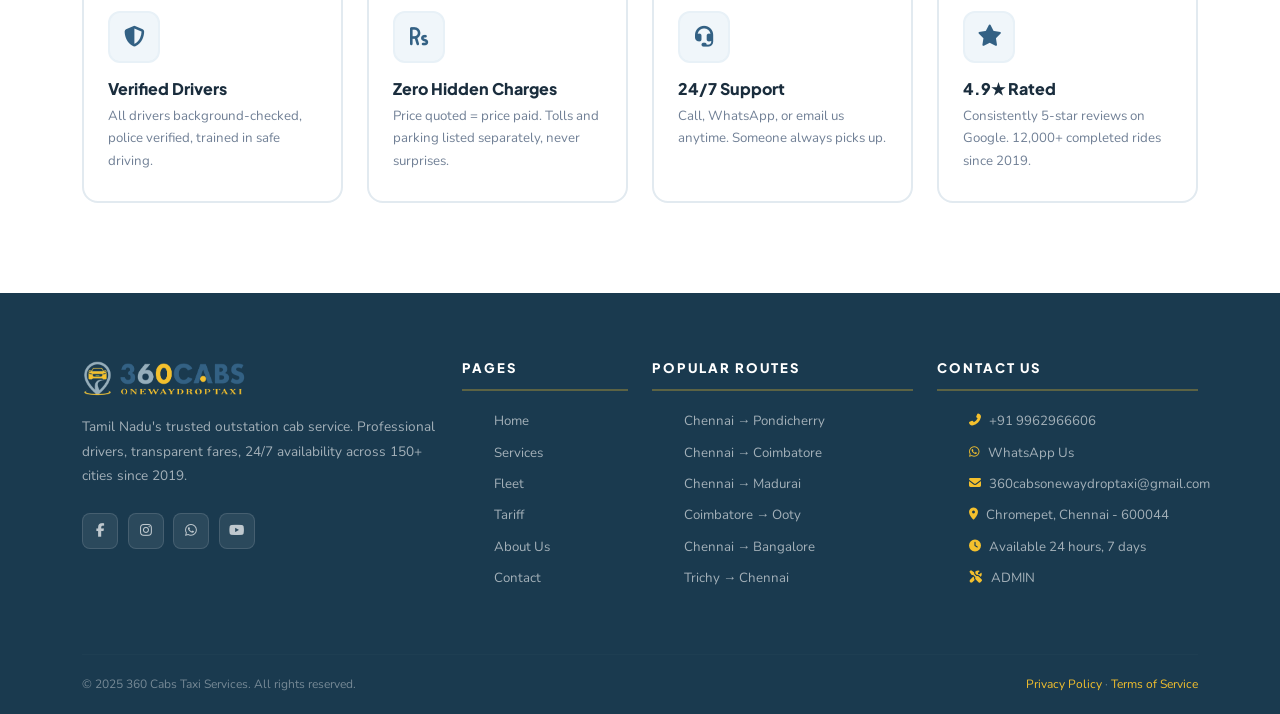
<file: services.html>
<!DOCTYPE html>
<html lang="en">
<head>
  <meta charset="UTF-8"/><meta name="viewport" content="width=device-width, initial-scale=1.0"/>
  <meta name="description" content="360Cabs taxi services — One Way, Round Trip, Airport Transfer, Hourly packages across Tamil Nadu."/>
  
  <link rel="icon" href="assets/images/favicon.ico">
  <title>Our Services — 360Cabs Outstation Taxi</title>

  <link rel="stylesheet" href="assets/css/bootstrap.min.css">
  <!-- <link href="https://cdn.jsdelivr.net/npm/bootstrap@5.3.2/dist/css/bootstrap.min.css" rel="stylesheet"/> -->
  <!-- <link href="https://cdnjs.cloudflare.com/ajax/libs/font-awesome/6.5.0/css/all.min.css" rel="stylesheet"/> -->
   <link rel="stylesheet" href="assets/css/all.min.css">
  <!-- <link href="https://fonts.googleapis.com/css2?family=Plus+Jakarta+Sans:wght@400;500;600;700;800&family=Nunito:wght@300;400;600;700&display=swap" rel="stylesheet"/> -->
  <!-- <script src="https://cdn.jsdelivr.net/npm/@emailjs/browser@3/dist/email.min.js"></script> -->
   <script src="assets/js/email.min.js"></script>
  <link rel="stylesheet" href="assets/css/main.css"/>
</head>
<body>

  <div id="header"></div>


<!-- <div class="top-bar"><div class="container"><div class="top-bar-inner"><div class="top-bar-left"><span class="top-bar-item"><i class="fas fa-phone-alt"></i><a href="tel:+919876543210">+91 98765 43210</a></span><span class="top-bar-item"><i class="fas fa-envelope"></i><a href="mailto:bookings@swiftride.in">bookings@swiftride.in</a></span></div><div class="top-bar-right"><span class="top-bar-item"><i class="fas fa-clock"></i> 24/7 Available</span></div></div></div></div>
<nav id="navbar" class="navbar navbar-expand-lg sticky-top">
  <div class="container">
    <a class="navbar-brand" href="../index.html">
      <img class="navbar-logo" src="../assets/images/logo.png" alt="">
    </a>
    <button class="navbar-toggler border-0" type="button" data-bs-toggle="collapse" data-bs-target="#navMenu"><i class="fas fa-bars" style="color:var(--navy)"></i></button>
    <div class="collapse navbar-collapse justify-content-end" id="navMenu">
      <ul class="navbar-nav align-items-lg-center gap-lg-1">
        <li class="nav-item"><a class="nav-link-custom nav-link" href="../index.html">Home</a></li>
        <li class="nav-item"><a class="nav-link-custom nav-link" href="services.html">Services</a></li>
        <li class="nav-item"><a class="nav-link-custom nav-link" href="fleet.html">Fleet</a></li>
        <li class="nav-item"><a class="nav-link-custom nav-link" href="tariff.html">Tariff</a></li>
        <li class="nav-item"><a class="nav-link-custom nav-link" href="about.html">About</a></li>
        <li class="nav-item"><a class="nav-link-custom nav-link" href="contact.html">Contact</a></li>
        <li class="nav-item ms-lg-2"><a href="tel:+919876543210" class="nav-phone-btn"><i class="fas fa-phone-alt"></i> Call Now</a></li>
        <li class="nav-item ms-lg-1"><a href="../index.html#booking" class="nav-link nav-cta">Book Now</a></li>
      </ul>
    </div>
  </div>
</nav> -->

<div class="page-hero">
  <div class="container page-hero-content">
    <h1><i class="fas fa-concierge-bell me-3"></i>Our Services</h1>
    <p>Everything you need for comfortable, safe intercity travel across Tamil Nadu</p>
    <div class="breadcrumb-custom"><a href="index.html">Home</a><i class="fas fa-chevron-right"></i><span>Services</span></div>
  </div>
</div>

<!-- Service 1: One Way -->
<section class="section-pad">
  <div class="container">
    <div class="row align-items-center g-5">
      <div class="col-lg-6 reveal-left">
        <div style="background:var(--navy-pale);border-radius:var(--radius-lg);overflow:hidden;aspect-ratio:16/10;">
          <img src="assets/images/service2.jpg" alt="One Way Taxi" style="width:100%;height:100%;object-fit:cover;"/>
        </div>
      </div>
      <div class="col-lg-6 reveal-right">
        <div style="display:inline-flex;align-items:center;gap:.6rem;background:var(--navy-pale);padding:.5rem 1.2rem;border-radius:50px;margin-bottom:1rem;">
          <i class="fas fa-arrow-right" style="color:var(--navy)"></i>
          <span style="font-size:.72rem;font-weight:700;letter-spacing:.15em;text-transform:uppercase;color:var(--navy)">One Way Drop</span>
        </div>
        <h2 class="section-title">Pay Only for the<br/><span>Distance You Travel</span></h2>
        <div class="divider-gold"></div>
        <p>Our one-way drop service is perfect for outstation trips where you only need to go one way. You pay only for the distance from pickup to drop — no empty return charges, no hidden fees.</p>
        <div class="row g-3 mt-2">
          <div class="col-6"><div class="d-flex gap-2"><i class="fas fa-check-circle mt-1" style="color:var(--navy);flex-shrink:0"></i><span class="small">No return charges</span></div></div>
          <div class="col-6"><div class="d-flex gap-2"><i class="fas fa-check-circle mt-1" style="color:var(--navy);flex-shrink:0"></i><span class="small">Lowest per km rate</span></div></div>
          <div class="col-6"><div class="d-flex gap-2"><i class="fas fa-check-circle mt-1" style="color:var(--navy);flex-shrink:0"></i><span class="small">150+ cities covered</span></div></div>
          <div class="col-6"><div class="d-flex gap-2"><i class="fas fa-check-circle mt-1" style="color:var(--navy);flex-shrink:0"></i><span class="small">Starts at ₹12/km</span></div></div>
        </div>
        <a href="index.html#booking" class="btn-navy mt-4">Book One Way <i class="fas fa-arrow-right ms-2"></i></a>
      </div>
    </div>
  </div>
</section>

<!-- Service 2: Round Trip -->
<section class="section-pad bg-navy-pale">
  <div class="container">
    <div class="row align-items-center g-5 flex-lg-row-reverse">
      <div class="col-lg-6 reveal-right">
        <div style="background:var(--white);border-radius:var(--radius-lg);overflow:hidden;aspect-ratio:16/10;">
          <img src="assets/images/long-distance.jpg" alt="Round Trip" style="width:100%;height:100%;object-fit:cover;"/>
        </div>
      </div>
      <div class="col-lg-6 reveal-left">
        <div style="display:inline-flex;align-items:center;gap:.6rem;background:rgba(244,192,45,0.15);padding:.5rem 1.2rem;border-radius:50px;margin-bottom:1rem;">
          <i class="fas fa-sync-alt" style="color:var(--gold-dark)"></i>
          <span style="font-size:.72rem;font-weight:700;letter-spacing:.15em;text-transform:uppercase;color:var(--gold-dark)">Round Trip</span>
        </div>
        <h2 class="section-title">Driver Waits,<br/><em>10% Discount</em></h2>
        <div class="divider-gold"></div>
        <p>Book both ways at a reduced rate. Your driver waits for you at the destination — ideal for temple visits, business trips, hospital visits, or family outings where you'll return the same day or next day.</p>
        <div class="row g-3 mt-2">
          <div class="col-6"><div class="d-flex gap-2"><i class="fas fa-check-circle mt-1" style="color:var(--navy);flex-shrink:0"></i><span class="small">10% discount on total</span></div></div>
          <div class="col-6"><div class="d-flex gap-2"><i class="fas fa-check-circle mt-1" style="color:var(--navy);flex-shrink:0"></i><span class="small">Driver waits at destination</span></div></div>
          <div class="col-6"><div class="d-flex gap-2"><i class="fas fa-check-circle mt-1" style="color:var(--navy);flex-shrink:0"></i><span class="small">Multi-day trips allowed</span></div></div>
          <div class="col-6"><div class="d-flex gap-2"><i class="fas fa-check-circle mt-1" style="color:var(--navy);flex-shrink:0"></i><span class="small">No route restrictions</span></div></div>
        </div>
        <a href="index.html#booking" class="btn-gold mt-4">Book Round Trip <i class="fas fa-arrow-right ms-2"></i></a>
      </div>
    </div>
  </div>
</section>

<!-- Service 3: Airport -->
<section class="section-pad">
  <div class="container">
    <div class="row align-items-center g-5">
      <div class="col-lg-6 reveal-left">
        <div style="background:var(--navy-pale);border-radius:var(--radius-lg);overflow:hidden;aspect-ratio:16/10;">
          <img src="assets/images/service1.jpg" alt="Airport Transfer" style="width:100%;height:100%;object-fit:cover;"/>
        </div>
      </div>
      <div class="col-lg-6 reveal-right">
        <div style="display:inline-flex;align-items:center;gap:.6rem;background:#e8f5e9;padding:.5rem 1.2rem;border-radius:50px;margin-bottom:1rem;">
          <i class="fas fa-plane-departure" style="color:#2e7d32"></i>
          <span style="font-size:.72rem;font-weight:700;letter-spacing:.15em;text-transform:uppercase;color:#2e7d32">Airport Transfer</span>
        </div>
        <h2 class="section-title">Never Miss Your<br/><span>Flight Again</span></h2>
        <div class="divider-gold"></div>
        <p>We cover Chennai, Coimbatore, Madurai, Trichy, and Tiruvannamalai airports. We track your flight live and adjust pickup times for delays. Our drivers will be at departures with a name board.</p>
        <div class="row g-3 mt-2">
          <div class="col-6"><div class="d-flex gap-2"><i class="fas fa-check-circle mt-1" style="color:var(--navy);flex-shrink:0"></i><span class="small">Live flight tracking</span></div></div>
          <div class="col-6"><div class="d-flex gap-2"><i class="fas fa-check-circle mt-1" style="color:var(--navy);flex-shrink:0"></i><span class="small">Name board at arrival</span></div></div>
          <div class="col-6"><div class="d-flex gap-2"><i class="fas fa-check-circle mt-1" style="color:var(--navy);flex-shrink:0"></i><span class="small">All TN airports</span></div></div>
          <div class="col-6"><div class="d-flex gap-2"><i class="fas fa-check-circle mt-1" style="color:var(--navy);flex-shrink:0"></i><span class="small">Early morning 3AM OK</span></div></div>
        </div>
        <a href="index.html#booking" class="btn-navy mt-4">Book Airport Cab <i class="fas fa-arrow-right ms-2"></i></a>
      </div>
    </div>
  </div>
</section>

<!-- Service 4: Hourly -->
<section class="section-pad bg-navy-pale">
  <div class="container">
    <div class="row align-items-center g-5 flex-lg-row-reverse">
      <div class="col-lg-6 reveal-right">
        <div style="background:var(--white);border-radius:var(--radius-lg);overflow:hidden;aspect-ratio:16/10;">
          <img src="assets/images/hourly-cab.jpg" alt="Hourly Cab" style="width:100%;height:100%;object-fit:cover;"/>
        </div>
      </div>
      <div class="col-lg-6 reveal-left">
        <div style="display:inline-flex;align-items:center;gap:.6rem;background:#f3e5f5;padding:.5rem 1.2rem;border-radius:50px;margin-bottom:1rem;">
          <i class="fas fa-clock" style="color:#7b1fa2"></i>
          <span style="font-size:.72rem;font-weight:700;letter-spacing:.15em;text-transform:uppercase;color:#7b1fa2">Hourly Package</span>
        </div>
        <h2 class="section-title">Your Cab, Your<br/><span>Schedule</span></h2>
        <div class="divider-gold"></div>
        <p>Perfect for local city travel, office meetings, hospital visits, shopping trips, or anywhere you need a cab on standby. Choose 4-hour, 8-hour, or 12-hour packages.</p>
        <div class="row g-3 mt-2" style="gap: 10px;">
          <div class="col-4 text-center p-2" style="background:var(--white);border:2px solid var(--border);border-radius:var(--radius)">
            <div style="font-family:var(--ff-display);font-weight:800;color:var(--navy);font-size:1.2rem">4 hrs</div>
            <div class="small text-muted">40 km included</div>
          </div>
          <div class="col-4 text-center p-2" style="background:var(--navy);border:2px solid var(--navy);border-radius:var(--radius)">
            <div style="font-family:var(--ff-display);font-weight:800;color:var(--gold);font-size:1.2rem">8 hrs</div>
            <div class="small" style="color:rgba(255,255,255,.7)">80 km included</div>
          </div>
          <div class="col-4 text-center p-2" style="background:var(--white);border:2px solid var(--border);border-radius:var(--radius)">
            <div style="font-family:var(--ff-display);font-weight:800;color:var(--navy);font-size:1.2rem">12 hrs</div>
            <div class="small text-muted">120 km included</div>
          </div>
        </div>
        <a href="index.html#booking" class="btn-navy mt-4">Book Hourly Package <i class="fas fa-arrow-right ms-2"></i></a>
      </div>
    </div>
  </div>
</section>

<!-- Why Choose Us -->
<section class="section-pad">
  <div class="container">
    <div class="text-center mb-5 reveal-up"><span class="section-label">Our Promise</span><h2 class="section-title">Why <span>SwiftRide</span>?</h2></div>
    <div class="row g-4">
      <div class="col-sm-6 col-lg-3 reveal-up"><div class="why-card"><div class="why-icon"><i class="fas fa-shield-alt"></i></div><h5>Verified Drivers</h5><p>All drivers background-checked, police verified, trained in safe driving.</p></div></div>
      <div class="col-sm-6 col-lg-3 reveal-up d1"><div class="why-card"><div class="why-icon"><i class="fas fa-rupee-sign"></i></div><h5>Zero Hidden Charges</h5><p>Price quoted = price paid. Tolls and parking listed separately, never surprises.</p></div></div>
      <div class="col-sm-6 col-lg-3 reveal-up d2"><div class="why-card"><div class="why-icon"><i class="fas fa-headset"></i></div><h5>24/7 Support</h5><p>Call, WhatsApp, or email us anytime. Someone always picks up.</p></div></div>
      <div class="col-sm-6 col-lg-3 reveal-up d3"><div class="why-card"><div class="why-icon"><i class="fas fa-star"></i></div><h5>4.9★ Rated</h5><p>Consistently 5-star reviews on Google. 12,000+ completed rides since 2019.</p></div></div>
    </div>
  </div>
</section>

<div id="footer"></div>

<!-- <footer class="site-footer">
  <div class="container">
    <div class="row g-4 footer-top">
      <div class="col-lg-4">
        <div class="footer-brand">
          <img class="navbar-logo" src="../assets/images/logo.png" alt="">
          
        </div>
        <p class="footer-about">Tamil Nadu's trusted outstation cab service since 2019.</p>
        <div class="footer-social"><a href="#"><i class="fab fa-facebook-f"></i></a>
          <a href="#"><i class="fab fa-instagram"></i></a><a href="https://wa.me/919876543210"><i class="fab fa-whatsapp"></i></a></div></div><div class="col-sm-6 col-lg-2"><div class="footer-h">Pages</div><ul class="footer-ul"><li><a href="../index.html">Home</a></li><li><a href="services.html">Services</a></li><li><a href="fleet.html">Fleet</a></li><li><a href="tariff.html">Tariff</a></li><li><a href="about.html">About</a></li><li><a href="contact.html">Contact</a></li></ul></div><div class="col-sm-6 col-lg-3"><div class="footer-h">Services</div><ul class="footer-ul"><li>One Way Drop</li><li>Round Trip</li><li>Airport Transfer</li><li>Hourly Package</li></ul></div><div class="col-lg-3"><div class="footer-h">Contact</div><ul class="footer-ul"><li><i class="fas fa-phone-alt"></i><a href="tel:+919876543210">+91 98765 43210</a></li><li><i class="fab fa-whatsapp"></i><a href="https://wa.me/919876543210">WhatsApp</a></li><li><i class="fas fa-envelope"></i><a href="mailto:bookings@swiftride.in">bookings@swiftride.in</a></li></ul></div></div><hr class="footer-divider"/><div class="footer-bottom"><span>© 2025 SwiftRide Taxi Services.</span><span><a href="#">Privacy Policy</a></span></div></div>
</footer> -->

<div id="successToast" class="success-toast"><div class="toast-icon"><i class="fas fa-check-circle"></i></div><div><strong>Booking Confirmed!</strong><p>Driver will contact you shortly.</p></div><button class="toast-close" onclick="closeToast()"><i class="fas fa-times"></i></button></div>
<div class="float-group">
  <a href="https://wa.me/919962966606" class="wa-float" target="_blank"><i class="fab fa-whatsapp"></i></a>
  <a href="tel:+919876543210" class="call-float"><i class="fas fa-phone-alt"></i></a>
</div>
<!-- <script src="https://cdn.jsdelivr.net/npm/bootstrap@5.3.2/dist/js/bootstrap.bundle.min.js"></script> -->
 <script src="assets/js/bootstrap.bundle.min.js"></script>
<script src="assets/js/shared.js "></script>
 <script src="assets/js/components.js"></script>

 <!-- <script>
  document.querySelectorAll('*').forEach(el => {
  const s = getComputedStyle(el);
  if(s.transform !== 'none') {
    console.log('transform on:', el, s.transform);
  }
});
 </script> -->


</body></html>
</file>
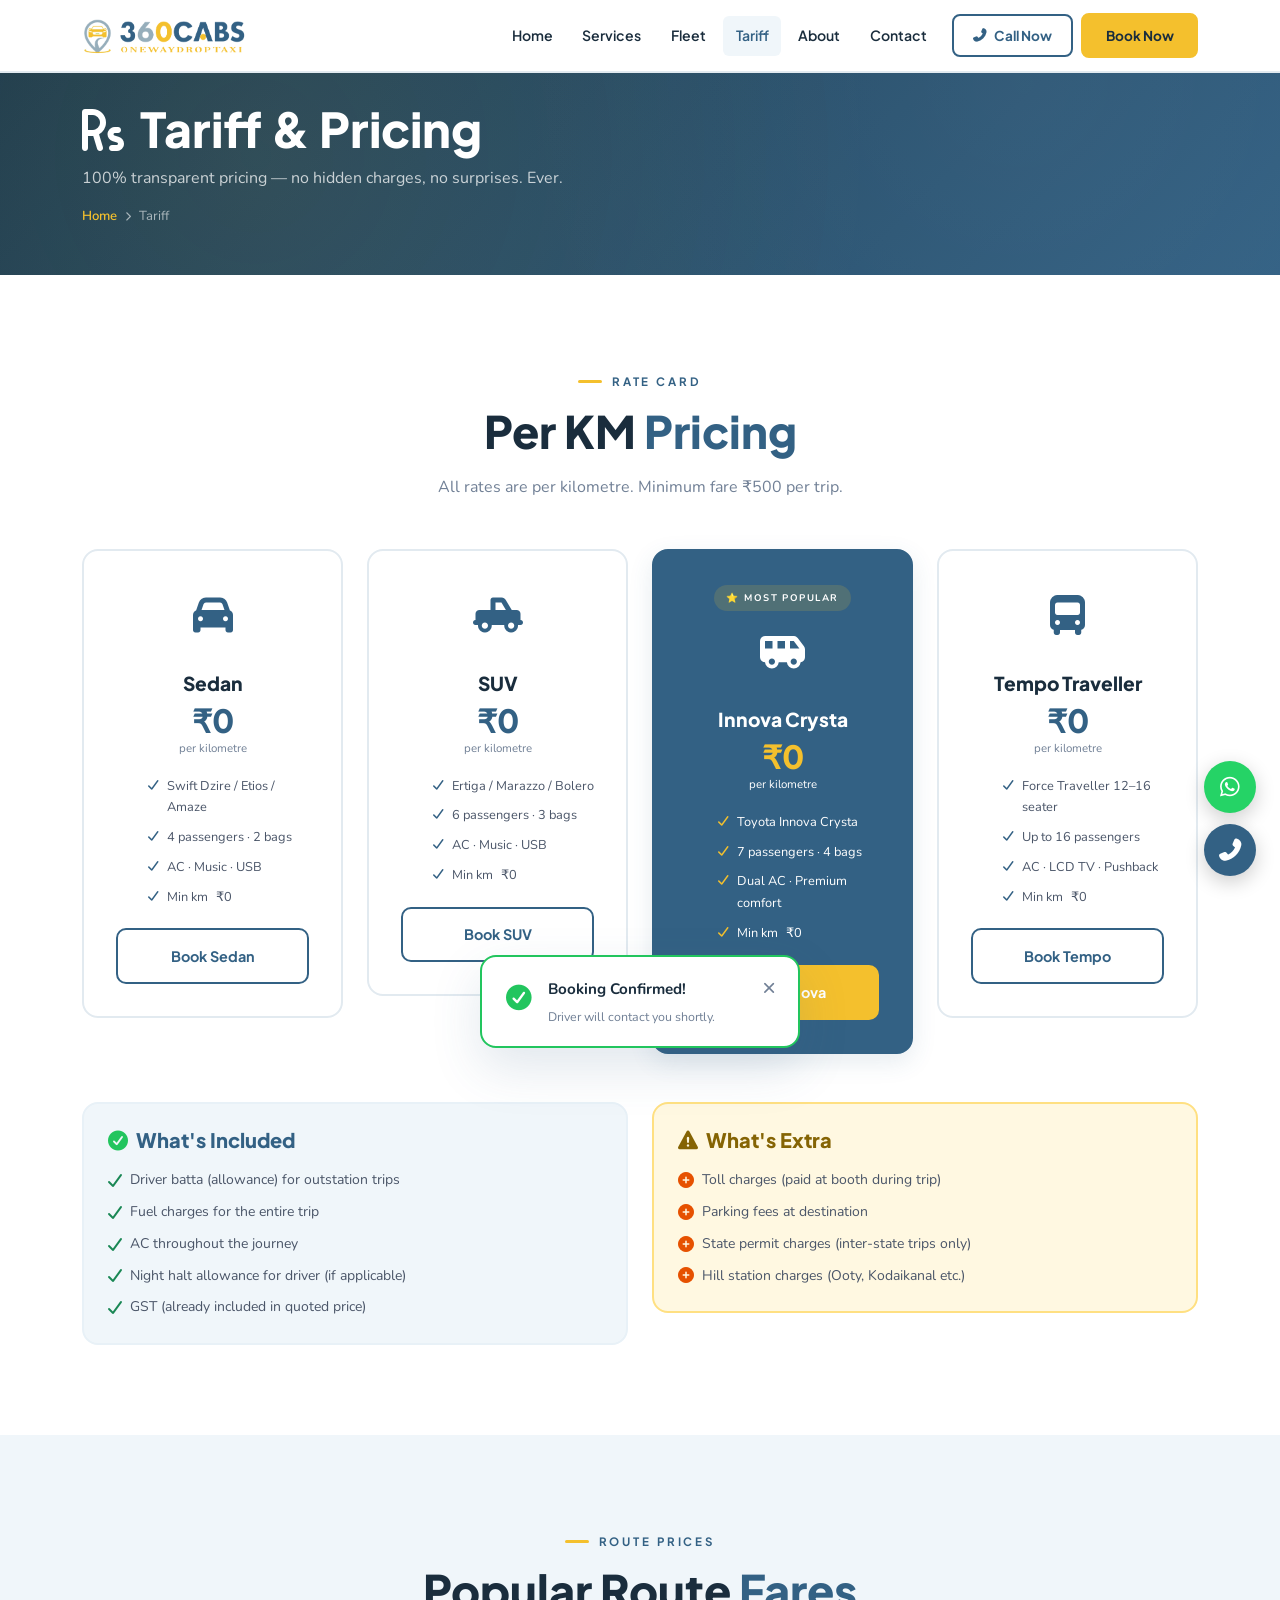
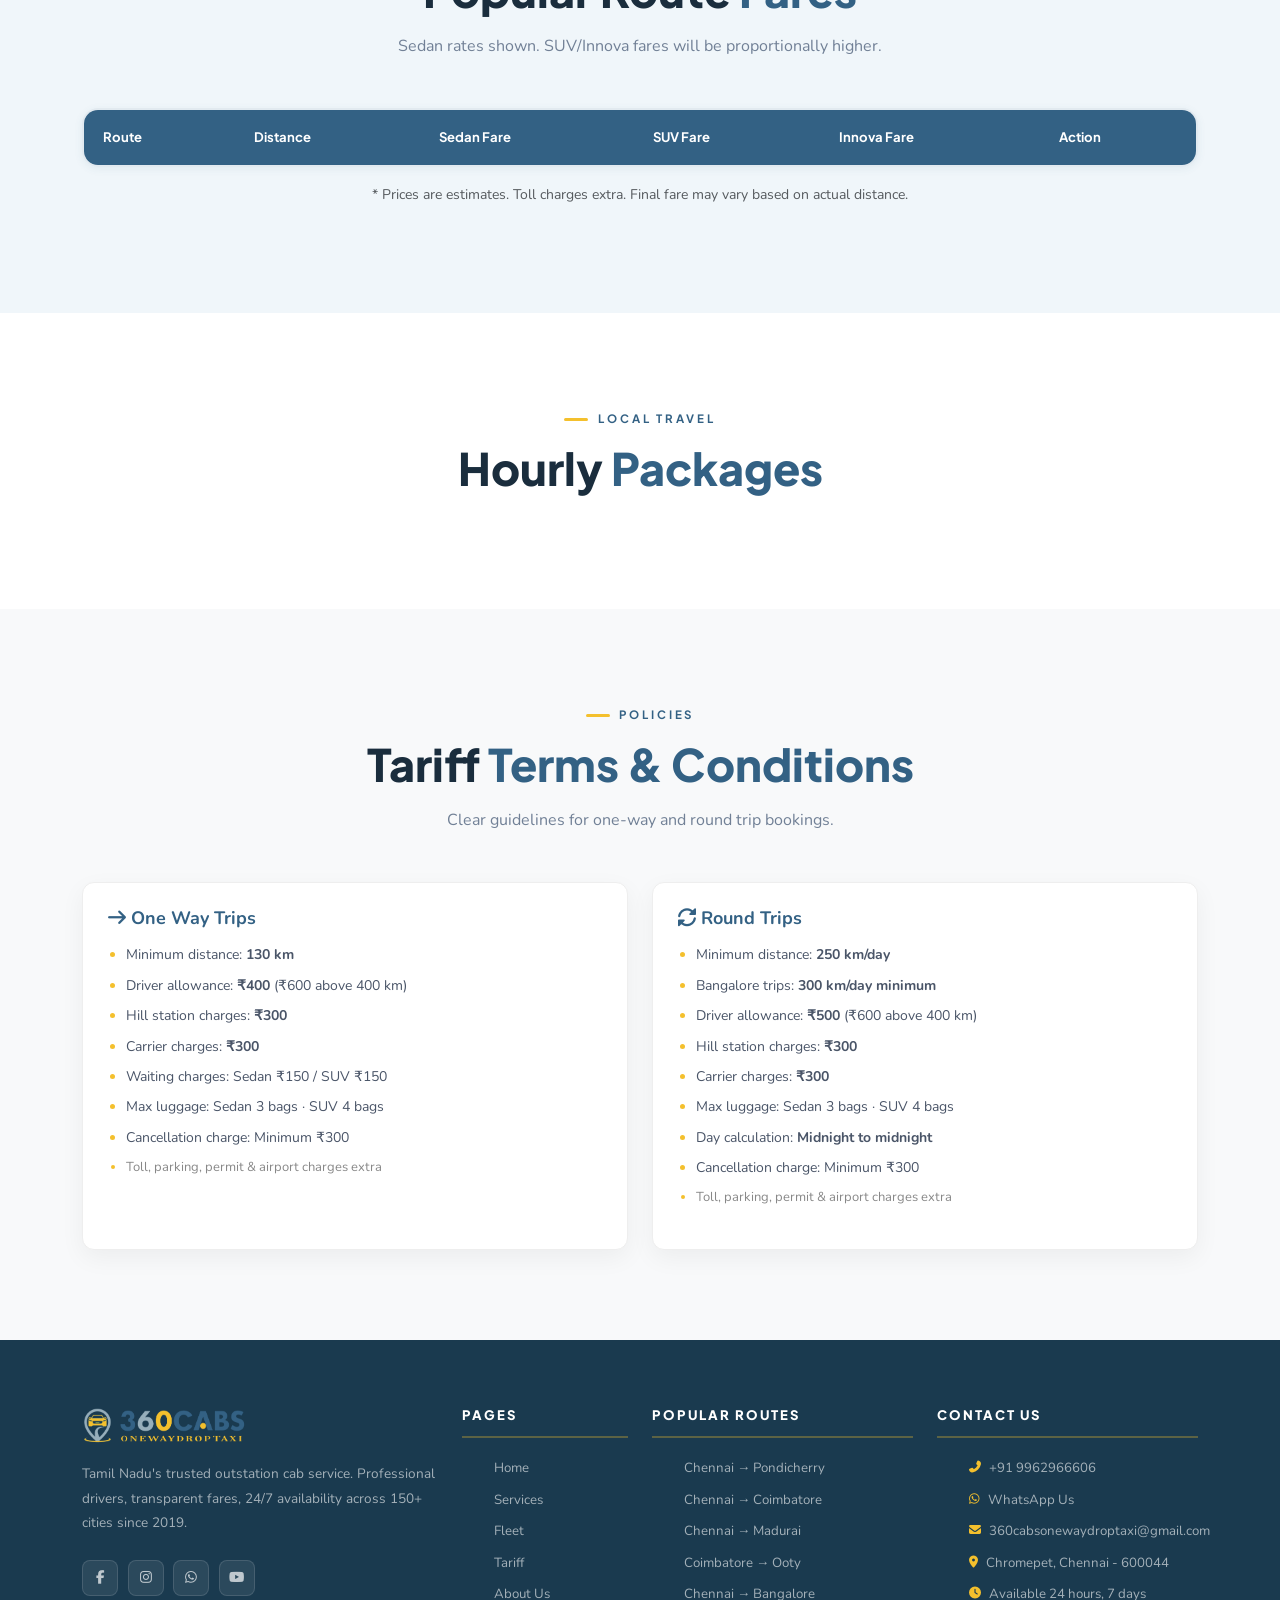
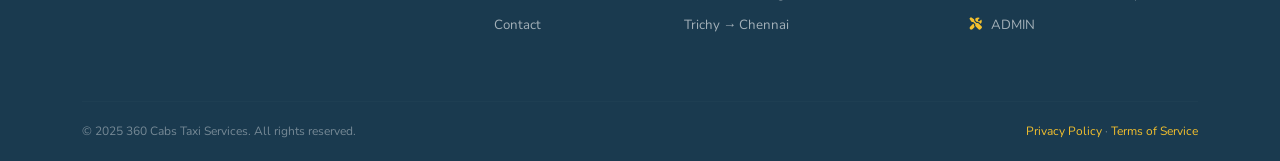
<file: tariff.html>
<!DOCTYPE html>
<html lang="en">
<head>
  <meta charset="UTF-8"/><meta name="viewport" content="width=device-width, initial-scale=1.0"/>
  <meta name="description" content="360Cabs tariff — transparent pricing for one way, round trip, airport and hourly taxi services in Tamil Nadu."/>
  <link rel="icon" href="assets/images/favicon.ico">
  <title>Tariff & Pricing — 360Cabs Outstation Taxi</title>
  <!-- <link href="https://cdn.jsdelivr.net/npm/bootstrap@5.3.2/dist/css/bootstrap.min.css" rel="stylesheet"/> -->
  <link rel="stylesheet" href="assets/css/bootstrap.min.css">
  <!-- <link href="https://cdnjs.cloudflare.com/ajax/libs/font-awesome/6.5.0/css/all.min.css" rel="stylesheet"/> -->
   <link rel="stylesheet" href="assets/css/all.min.css">
  <!-- <link href="https://fonts.googleapis.com/css2?family=Plus+Jakarta+Sans:wght@400;500;600;700;800&family=Nunito:wght@300;400;600;700&display=swap" rel="stylesheet"/> -->
  <!-- <script src="https://cdn.jsdelivr.net/npm/@emailjs/browser@3/dist/email.min.js"></script> -->
   <script src="assets/js/email.min.js"></script>
  <link rel="stylesheet" href="assets/css/main.css"/>
  <link rel="stylesheet" href="assets/css/tariff.css"/>
  <!-- <style>
    .price-table { width:100%;border-collapse:collapse;background:var(--white); }
    .price-table th { background:var(--navy);color:var(--white);font-family:var(--ff-display);font-size:.82rem;font-weight:700;padding:1rem 1.2rem;text-align:left;white-space:nowrap; }
    .price-table td { padding:.9rem 1.2rem;border-bottom:1px solid var(--border);font-size:.88rem;vertical-align:middle; }
    .price-table tr:last-child td { border-bottom:none; }
    .price-table tr:hover td { background:var(--navy-pale); }
    .price-table .route-col { font-weight:700;color:var(--text-dark); }
    .price-table .km-col { color:var(--text-light); }
    .price-table .price-col { font-family:var(--ff-display);font-weight:800;color:var(--navy); }
    .table-wrap { border:2px solid var(--border);border-radius:var(--radius-lg);overflow:hidden;box-shadow:var(--shadow-sm); }
    .cab-price-card { background:var(--white);border:2px solid var(--border);border-radius:var(--radius-lg);padding:2rem;text-align:center;transition:all var(--transition); }
    .cab-price-card:hover,.cab-price-card.featured { border-color:var(--navy);box-shadow:var(--shadow-md); }
    .cab-price-card.featured { background:var(--navy); }
    .cab-price-card.featured * { color:var(--white) !important; }
    .cab-price-card.featured .per-km { color:var(--gold) !important; }
    .cab-icon { font-size:2.5rem;color:var(--navy);margin-bottom:1rem; }
    .cab-price-card.featured .cab-icon { color:var(--gold) !important; }
    .cab-type-name { font-family:var(--ff-display);font-size:1.2rem;font-weight:800;color:var(--text-dark);margin-bottom:.3rem; }
    .per-km { font-family:var(--ff-display);font-size:2rem;font-weight:800;color:var(--navy);line-height:1; }
    .per-km-label { font-size:.72rem;color:var(--text-light);margin-top:.2rem; }
    .cab-includes { list-style:none;margin:.8rem 0 0;font-size:.8rem;color:var(--text);text-align:left; }
    .cab-includes li { padding:.25rem 0;display:flex;gap:.5rem; }
    .cab-includes li i { color:var(--navy);font-size:.75rem;margin-top:3px;flex-shrink:0; }
    .cab-price-card.featured .cab-includes li i { color:var(--gold) !important; }
    .inc-tag { display:inline-block;background:var(--navy-pale);color:var(--navy);font-size:.62rem;font-weight:700;padding:.2rem .6rem;border-radius:50px;border:1px solid var(--navy-light); }
    .excl-tag { display:inline-block;background:#fff3cd;color:#856404;font-size:.62rem;font-weight:700;padding:.2rem .6rem;border-radius:50px;border:1px solid #ffc107; }
  </style> -->
</head>
<body>

   <div id="header"></div>


<!-- <div class="top-bar"><div class="container"><div class="top-bar-inner"><div class="top-bar-left"><span class="top-bar-item"><i class="fas fa-phone-alt"></i><a href="tel:+919876543210">+91 98765 43210</a></span></div><div class="top-bar-right"><span class="top-bar-item"><i class="fas fa-clock"></i> 24/7 Available</span></div></div></div></div>
<nav id="navbar" class="navbar navbar-expand-lg sticky-top">
  <div class="container">
    <a class="navbar-brand" href="../index.html">
      <img class="navbar-logo" src="../assets/images/logo.png" alt="">
    </a>
    <button class="navbar-toggler border-0" type="button" data-bs-toggle="collapse" data-bs-target="#navMenu"><i class="fas fa-bars" style="color:var(--navy)"></i></button>
    <div class="collapse navbar-collapse justify-content-end" id="navMenu">
      <ul class="navbar-nav align-items-lg-center gap-lg-1">
        <li class="nav-item"><a class="nav-link-custom nav-link" href="../index.html">Home</a></li>
        <li class="nav-item"><a class="nav-link-custom nav-link" href="services.html">Services</a></li>
        <li class="nav-item"><a class="nav-link-custom nav-link" href="fleet.html">Fleet</a></li>
        <li class="nav-item"><a class="nav-link-custom nav-link" href="tariff.html">Tariff</a></li>
        <li class="nav-item"><a class="nav-link-custom nav-link" href="about.html">About</a></li>
        <li class="nav-item"><a class="nav-link-custom nav-link" href="contact.html">Contact</a></li>
        <li class="nav-item ms-lg-2"><a href="tel:+919876543210" class="nav-phone-btn"><i class="fas fa-phone-alt"></i> Call Now</a></li>
        <li class="nav-item ms-lg-1"><a href="../index.html#booking" class="nav-link nav-cta">Book Now</a></li>
      </ul>
    </div>
  </div>
</nav> -->

<div class="page-hero">
  <div class="container page-hero-content">
    <h1><i class="fas fa-rupee-sign me-3"></i>Tariff & Pricing</h1>
    <p>100% transparent pricing — no hidden charges, no surprises. Ever.</p>
    <div class="breadcrumb-custom">
      <a href="index.html">Home</a>
      <i class="fas fa-chevron-right"></i><span>Tariff</span
        ></div></div></div>

<!-- Per KM Rates -->
<section class="section-pad">
  <div class="container">
    <div class="text-center mb-5 reveal-up"><span class="section-label">Rate Card</span><h2 class="section-title">Per KM <span>Pricing</span></h2><p class="section-sub">All rates are per kilometre. Minimum fare ₹500 per trip.</p></div>
    <div class="row g-4 justify-content-center">
      <div class="col-sm-6 col-lg-3 reveal-up">
        <div class="cab-price-card">
          <div class="cab-icon"><i class="fas fa-car"></i></div>
          <div class="cab-type-name">Sedan</div>
          <div class="per-km" data-cab-price="Sedan 4+1">₹0</div>
          <div class="per-km-label">per kilometre</div>
          <ul class="cab-includes">
            <li><i class="fas fa-check"></i>Swift Dzire / Etios / Amaze</li>
            <li><i class="fas fa-check"></i>4 passengers · 2 bags</li>
            <li><i class="fas fa-check"></i>AC · Music · USB</li>
            <li><i class="fas fa-check"></i>Min km<span data-cab-min="Sedan 4+1">₹0</span></li>
          </ul>
          <a href="index.html#booking" class="btn-outline-navy mt-3 w-100 justify-content-center">Book Sedan</a>
        </div>
      </div>
      <div class="col-sm-6 col-lg-3 reveal-up d1">
        <div class="cab-price-card">
          <div class="cab-icon"><i class="fas fa-truck-pickup"></i></div>
          <div class="cab-type-name">SUV</div>
          <div class="per-km" data-cab-price="SUV">₹0</div>
          <div class="per-km-label">per kilometre</div>
          <ul class="cab-includes">
            <li><i class="fas fa-check"></i>Ertiga / Marazzo / Bolero</li>
            <li><i class="fas fa-check"></i>6 passengers · 3 bags</li>
            <li><i class="fas fa-check"></i>AC · Music · USB</li>
            <li><i class="fas fa-check"></i>Min km <span data-cab-min="SUV">₹0</span></li>
          </ul>
          <a href="index.html#booking" class="btn-outline-navy mt-3 w-100 justify-content-center">Book SUV</a>
        </div>
      </div>
      <div class="col-sm-6 col-lg-3 reveal-up d2">
        <div class="cab-price-card featured">
          <div style="font-size:.6rem;font-weight:800;letter-spacing:.15em;text-transform:uppercase;color:var(--gold);margin-bottom:.5rem;background:rgba(244,192,45,.15);padding:.3rem .8rem;border-radius:50px;display:inline-block">⭐ Most Popular</div>
          <div class="cab-icon"><i class="fas fa-shuttle-van"></i></div>
          <div class="cab-type-name">Innova Crysta</div>
          <!-- <div class="per-km" style="color:var(--gold)!important">₹18</div> -->
          <div class="per-km" data-cab-price="Innova "  style="color:var(--gold)!important">₹0</div>

          <div class="per-km-label">per kilometre</div>
          <ul class="cab-includes">
            <li><i class="fas fa-check"></i>Toyota Innova Crysta</li>
            <li><i class="fas fa-check"></i>7 passengers · 4 bags</li>
            <li><i class="fas fa-check"></i>Dual AC · Premium comfort</li>
            <li><i class="fas fa-check"></i>Min km <span data-cab-min="Innova ">₹0</span></li>
          </ul>
          <a href="index.html#booking" class="btn-gold mt-3 w-100 justify-content-center">Book Innova</a>
        </div>
      </div>
      <div class="col-sm-6 col-lg-3 reveal-up d3">
        <div class="cab-price-card">
          <div class="cab-icon"><i class="fas fa-bus-alt"></i></div>
          <div class="cab-type-name">Tempo Traveller</div>
         <div class="per-km" data-cab-price="Tempo 12+1">₹0</div>
          <div class="per-km-label">per kilometre</div>
          <ul class="cab-includes">
            <li><i class="fas fa-check"></i>Force Traveller 12–16 seater</li>
            <li><i class="fas fa-check"></i>Up to 16 passengers</li>
            <li><i class="fas fa-check"></i>AC · LCD TV · Pushback</li>
            <li><i class="fas fa-check"></i>Min km  <span data-cab-min="Tempo 12+1">₹0</span></li>
          </ul>
          <a href="index.html#booking" class="btn-outline-navy mt-3 w-100 justify-content-center">Book Tempo</a>
        </div>
      </div>
    </div>

    <!-- What's Included / Excluded -->
    <div class="row g-4 mt-4">
      <div class="col-md-6 reveal-up">
        <div class="p-4" style="background:var(--navy-pale);border:2px solid var(--navy-light);border-radius:var(--radius-lg)">
          <h5 style="font-family:var(--ff-display);font-weight:800;color:var(--navy);margin-bottom:1rem"><i class="fas fa-check-circle me-2" style="color:#22c55e"></i>What's Included</h5>
          <div class="d-flex flex-column gap-2">
            <div class="d-flex align-items-center gap-2"><i class="fas fa-check text-success"></i><span class="small">Driver batta (allowance) for outstation trips</span></div>
            <div class="d-flex align-items-center gap-2"><i class="fas fa-check text-success"></i><span class="small">Fuel charges for the entire trip</span></div>
            <div class="d-flex align-items-center gap-2"><i class="fas fa-check text-success"></i><span class="small">AC throughout the journey</span></div>
            <div class="d-flex align-items-center gap-2"><i class="fas fa-check text-success"></i><span class="small">Night halt allowance for driver (if applicable)</span></div>
            <div class="d-flex align-items-center gap-2"><i class="fas fa-check text-success"></i><span class="small">GST (already included in quoted price)</span></div>
          </div>
        </div>
      </div>
      <div class="col-md-6 reveal-up d1">
        <div class="p-4" style="background:#fff8e1;border:2px solid #ffe082;border-radius:var(--radius-lg)">
          <h5 style="font-family:var(--ff-display);font-weight:800;color:#856404;margin-bottom:1rem"><i class="fas fa-exclamation-triangle me-2"></i>What's Extra</h5>
          <div class="d-flex flex-column gap-2">
            <div class="d-flex align-items-center gap-2"><i class="fas fa-plus-circle" style="color:#e65100"></i><span class="small">Toll charges (paid at booth during trip)</span></div>
            <div class="d-flex align-items-center gap-2"><i class="fas fa-plus-circle" style="color:#e65100"></i><span class="small">Parking fees at destination</span></div>
            <div class="d-flex align-items-center gap-2"><i class="fas fa-plus-circle" style="color:#e65100"></i><span class="small">State permit charges (inter-state trips only)</span></div>
            <div class="d-flex align-items-center gap-2"><i class="fas fa-plus-circle" style="color:#e65100"></i><span class="small">Hill station charges (Ooty, Kodaikanal etc.)</span></div>
          </div>
        </div>
      </div>
    </div>
  </div>
</section>

<!-- Popular Route Fares -->
<section class="section-pad bg-navy-pale">
  <div class="container">
    <div class="text-center mb-5 reveal-up">
      <span class="section-label">Route Prices</span>
      <h2 class="section-title">Popular Route <span>Fares</span></h2>
      <p class="section-sub">Sedan rates shown. SUV/Innova fares will be proportionally higher.</p>
    </div>
    <div class="table-wrap reveal-up" style="overflow-x:auto">
      <table class="price-table">
        <thead>
          <tr><th>Route</th>
            <th>Distance</th>
            <th>Sedan Fare</th>
            <th>SUV Fare</th>
            <th>Innova Fare</th>
            <th>Action</th></tr>
        </thead>
        <tbody id="popularRoutesBody"></tbody>
        <!-- <tbody>
          <tr><td class="route-col">Chennai → Pondicherry</td><td class="km-col">160 km</td><td class="price-col">₹1,920</td><td class="price-col">₹2,400</td><td class="price-col">₹2,880</td><td><button onclick="fillRoute('Chennai','Pondicherry')" class="btn-navy" style="font-size:.72rem;padding:.4rem 1rem;">Book</button></td></tr>
          <tr><td class="route-col">Chennai → Coimbatore</td><td class="km-col">500 km</td><td class="price-col">₹6,000</td><td class="price-col">₹7,500</td><td class="price-col">₹9,000</td><td><button onclick="fillRoute('Chennai','Coimbatore')" class="btn-navy" style="font-size:.72rem;padding:.4rem 1rem;">Book</button></td></tr>
          <tr><td class="route-col">Chennai → Madurai</td><td class="km-col">460 km</td><td class="price-col">₹5,520</td><td class="price-col">₹6,900</td><td class="price-col">₹8,280</td><td><button onclick="fillRoute('Chennai','Madurai')" class="btn-navy" style="font-size:.72rem;padding:.4rem 1rem;">Book</button></td></tr>
          <tr><td class="route-col">Coimbatore → Ooty</td><td class="km-col">86 km</td><td class="price-col">₹1,032</td><td class="price-col">₹1,290</td><td class="price-col">₹1,548</td><td><button onclick="fillRoute('Coimbatore','Ooty')" class="btn-navy" style="font-size:.72rem;padding:.4rem 1rem;">Book</button></td></tr>
          <tr><td class="route-col">Chennai → Tirupati</td><td class="km-col">130 km</td><td class="price-col">₹1,560</td><td class="price-col">₹1,950</td><td class="price-col">₹2,340</td><td><button onclick="fillRoute('Chennai','Tirupati')" class="btn-navy" style="font-size:.72rem;padding:.4rem 1rem;">Book</button></td></tr>
          <tr><td class="route-col">Madurai → Rameshwaram</td><td class="km-col">173 km</td><td class="price-col">₹2,076</td><td class="price-col">₹2,595</td><td class="price-col">₹3,114</td><td><button onclick="fillRoute('Madurai','Rameshwaram')" class="btn-navy" style="font-size:.72rem;padding:.4rem 1rem;">Book</button></td></tr>
          <tr><td class="route-col">Chennai → Bangalore</td><td class="km-col">350 km</td><td class="price-col">₹4,200</td><td class="price-col">₹5,250</td><td class="price-col">₹6,300</td><td><button onclick="fillRoute('Chennai','Bangalore')" class="btn-navy" style="font-size:.72rem;padding:.4rem 1rem;">Book</button></td></tr>
          <tr><td class="route-col">Trichy → Chennai</td><td class="km-col">330 km</td><td class="price-col">₹3,960</td><td class="price-col">₹4,950</td><td class="price-col">₹5,940</td><td><button onclick="fillRoute('Trichy','Chennai')" class="btn-navy" style="font-size:.72rem;padding:.4rem 1rem;">Book</button></td></tr>
          <tr><td class="route-col">Madurai → Kanyakumari</td><td class="km-col">244 km</td><td class="price-col">₹2,928</td><td class="price-col">₹3,660</td><td class="price-col">₹4,392</td><td><button onclick="fillRoute('Madurai','Kanyakumari')" class="btn-navy" style="font-size:.72rem;padding:.4rem 1rem;">Book</button></td></tr>
          <tr><td class="route-col">Salem → Chennai</td><td class="km-col">340 km</td><td class="price-col">₹4,080</td><td class="price-col">₹5,100</td><td class="price-col">₹6,120</td><td><button onclick="fillRoute('Salem','Chennai')" class="btn-navy" style="font-size:.72rem;padding:.4rem 1rem;">Book</button></td></tr>
        </tbody> -->
      </table>
    </div>
    <p class="text-center small text-muted mt-3">* Prices are estimates. Toll charges extra. Final fare may vary based on actual distance.</p>
  </div>
</section>

<!-- Hourly Packages -->
<section class="section-pad">
  <div class="container">
    <div class="text-center mb-5 reveal-up"><span class="section-label">Local Travel</span><h2 class="section-title">Hourly <span>Packages</span></h2></div>
    <div class="row g-4 justify-content-center"  id="hourlyPackagesGrid">
      <!-- <div class="col-sm-6 col-lg-3 reveal-up">
        <div class="cab-price-card text-center">
          <div class="cab-type-name">4 Hours Package</div>
          <div class="per-km" style="font-size:1.5rem">₹800 <small style="font-size:.9rem;font-weight:400;color:var(--text-light)">Sedan</small></div>
          <div class="per-km-label">40 km included · ₹12/km extra</div>
          <a href="index.html#booking" class="btn-outline-navy mt-3 w-100 justify-content-center">Book 4hr</a>
        </div>
      </div>
      <div class="col-sm-6 col-lg-3 reveal-up d1">
        <div class="cab-price-card featured text-center">
          <div style="font-size:.6rem;font-weight:800;color:var(--gold);margin-bottom:.5rem;background:rgba(244,192,45,.15);padding:.2rem .7rem;border-radius:50px;display:inline-block">Best Value</div>
          <div class="cab-type-name">8 Hours Package</div>
          <div class="per-km" style="font-size:1.5rem;color:var(--gold)!important">₹1,400 <small style="font-size:.9rem;font-weight:400;color:rgba(255,255,255,.6)">Sedan</small></div>
          <div class="per-km-label" style="color:rgba(255,255,255,.6)">80 km included · ₹12/km extra</div>
          <a href="index.html#booking" class="btn-gold mt-3 w-100 justify-content-center">Book 8hr</a>
        </div>
      </div>
      <div class="col-sm-6 col-lg-3 reveal-up d2">
        <div class="cab-price-card text-center">
          <div class="cab-type-name">12 Hours Package</div>
          <div class="per-km" style="font-size:1.5rem">₹1,900 <small style="font-size:.9rem;font-weight:400;color:var(--text-light)">Sedan</small></div>
          <div class="per-km-label">120 km included · ₹12/km extra</div>
          <a href="index.html#booking" class="btn-outline-navy mt-3 w-100 justify-content-center">Book 12hr</a>
        </div>
      </div> -->
    </div>
  </div>
</section>


<section class="section-pad bg-light">
  <div class="container">

    <div class="text-center mb-5">
      <span class="section-label">Policies</span>
      <h2 class="section-title">Tariff <span>Terms & Conditions</span></h2>
      <p class="section-sub">Clear guidelines for one-way and round trip bookings.</p>
    </div>

    <div class="row g-4">

      <!-- One Way -->
      <div class="col-lg-6">
        <div class="terms-card">
          <h4><i class="fas fa-arrow-right"></i> One Way Trips</h4>
          <ul>
            <li>Minimum distance: <strong>130 km</strong></li>
            <li>Driver allowance: <strong>₹400</strong> (₹600 above 400 km)</li>
            <li>Hill station charges: <strong>₹300</strong></li>
            <li>Carrier charges: <strong>₹300</strong></li>
            <li>Waiting charges: Sedan ₹150 / SUV ₹150</li>
            <li>Max luggage: Sedan 3 bags · SUV 4 bags</li>
            <li>Cancellation charge: Minimum ₹300</li>
            <li class="muted">Toll, parking, permit & airport charges extra</li>
          </ul>
        </div>
      </div>

      <!-- Round Trip -->
      <div class="col-lg-6">
        <div class="terms-card">
          <h4><i class="fas fa-sync-alt"></i> Round Trips</h4>
          <ul>
            <li>Minimum distance: <strong>250 km/day</strong></li>
            <li>Bangalore trips: <strong>300 km/day minimum</strong></li>
            <li>Driver allowance: <strong>₹500</strong> (₹600 above 400 km)</li>
            <li>Hill station charges: <strong>₹300</strong></li>
            <li>Carrier charges: <strong>₹300</strong></li>
            <li>Max luggage: Sedan 3 bags · SUV 4 bags</li>
            <li>Day calculation: <strong>Midnight to midnight</strong></li>
            <li>Cancellation charge: Minimum ₹300</li>
            <li class="muted">Toll, parking, permit & airport charges extra</li>
          </ul>
        </div>
      </div>

    </div>

  </div>
</section>



 <div id="footer"></div>

<!-- <footer class="site-footer">
  <div class="container">
    <div class="row g-4 footer-top">
      <div class="col-lg-4">
        <div class="footer-brand">
          <img class="navbar-logo" src="../assets/images/logo.png" alt="">
         
        </div>
          <p class="footer-about">Tamil Nadu's trusted outstation cab service since 2019.</p>
          <div class="footer-social"><a href="#"><i class="fab fa-facebook-f"></i></a><a href="#"><i class="fab fa-instagram"></i></a><a href="https://wa.me/919876543210"><i class="fab fa-whatsapp"></i></a></div></div><div class="col-sm-6 col-lg-2"><div class="footer-h">Pages</div><ul class="footer-ul"><li><a href="../index.html">Home</a></li><li><a href="services.html">Services</a></li><li><a href="fleet.html">Fleet</a></li><li><a href="tariff.html">Tariff</a></li><li><a href="about.html">About</a></li><li><a href="contact.html">Contact</a></li></ul></div><div class="col-sm-6 col-lg-3"><div class="footer-h">Tariff Info</div><ul class="footer-ul"><li>Sedan — ₹12/km</li><li>SUV — ₹15/km</li><li>Innova — ₹18/km</li><li>Tempo — ₹22/km</li></ul></div><div class="col-lg-3"><div class="footer-h">Contact</div><ul class="footer-ul"><li><i class="fas fa-phone-alt"></i><a href="tel:+919876543210">+91 98765 43210</a></li><li><i class="fab fa-whatsapp"></i><a href="https://wa.me/919876543210">WhatsApp</a></li><li><i class="fas fa-envelope"></i><a href="mailto:bookings@swiftride.in">bookings@swiftride.in</a></li></ul></div></div><hr class="footer-divider"/><div class="footer-bottom"><span>© 2025 SwiftRide Taxi Services.</span>
          </div>
        </div>
      </footer> -->
      
<div class="float-group">
  <a href="https://wa.me/919962966606" class="wa-float" target="_blank"><i class="fab fa-whatsapp"></i></a>
  <a href="tel:+919876543210" class="call-float"><i class="fas fa-phone-alt"></i></a></div>
<div id="successToast" class="success-toast">
  <div class="toast-icon"><i class="fas fa-check-circle"></i></div>
  <div><strong>Booking Confirmed!</strong>
    <p>Driver will contact you shortly.</p>
  </div>
  <button class="toast-close" onclick="closeToast()"><i class="fas fa-times"></i></button></div>


<!-- <script src="https://cdn.jsdelivr.net/npm/bootstrap@5.3.2/dist/js/bootstrap.bundle.min.js"></script> -->
<script src="assets/js/bootstrap.bundle.min.js"></script>
<script src="assets/js/config.js"></script>
<script src="assets/js/shared.js "></script>
 <script src="assets/js/components.js"></script>
</body>
</html>
</file>
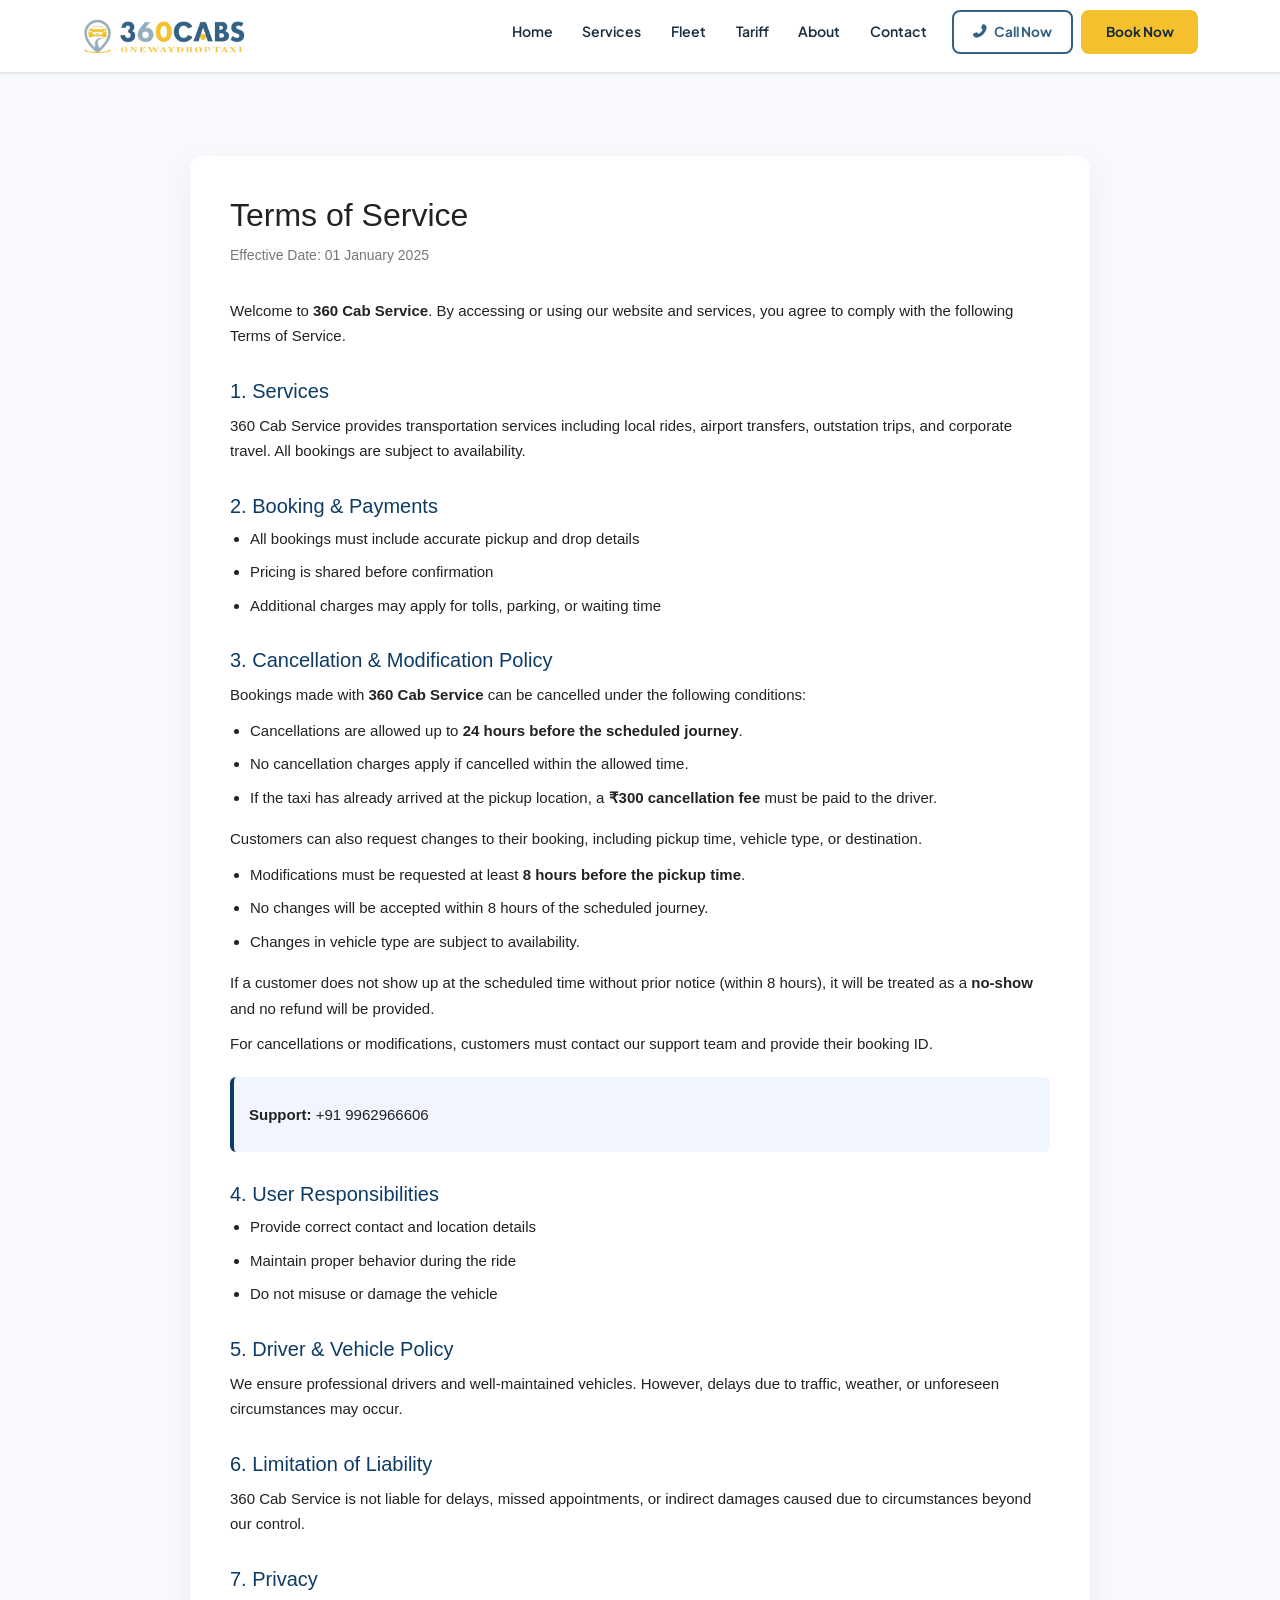
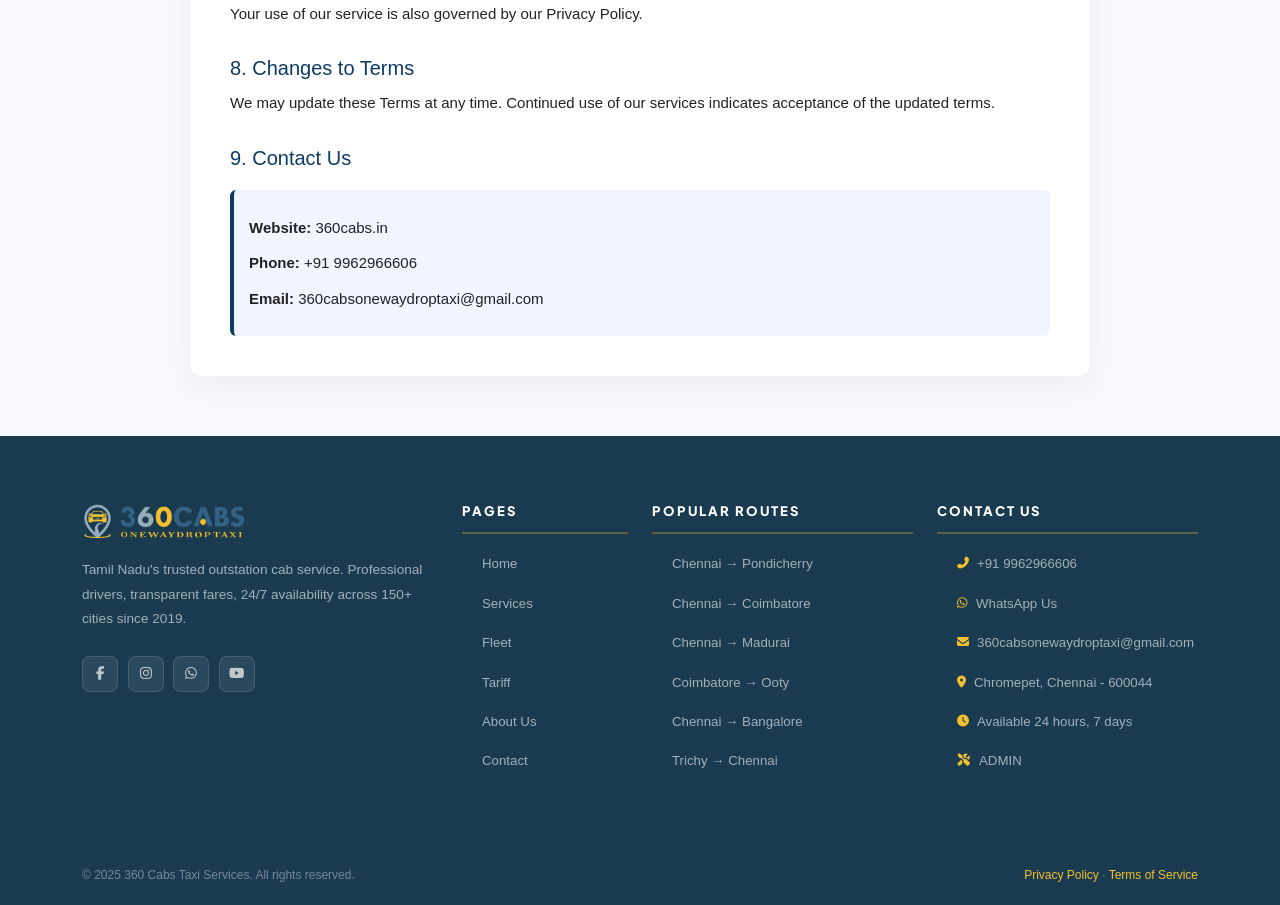
<file: terms.html>
<!DOCTYPE html>
<html lang="en">
<head>
  <meta charset="UTF-8">
  <link rel="icon" href="assets/images/favicon.ico">
  <title>Terms of Service | 360 Cab Service</title>
  
  <meta name="viewport" content="width=device-width, initial-scale=1.0">
  <link rel="stylesheet" href="assets/css/bootstrap.min.css">
  <link rel="stylesheet" href="assets/css/all.min.css">
  <link rel="stylesheet" href="assets/css/main.css"/>

  <style>
    body {
      margin: 0;
      font-family: 'Inter', sans-serif;
      background: #f7f9fc;
      color: #222;
    }

    .policy-wrapper {
      max-width: 900px;
      margin: 120px auto 60px;
      background: #fff;
      padding: 40px;
      border-radius: 12px;
      box-shadow: 0 10px 30px rgba(0,0,0,0.05);
    }

    h1 {
      font-size: 32px;
      margin-bottom: 10px;
    }

    .effective-date {
      font-size: 14px;
      color: #777;
      margin-bottom: 30px;
    }

    h2 {
      margin-top: 30px;
      font-size: 20px;
      color: #0d3b66;
    }

    p {
      line-height: 1.7;
      font-size: 15px;
      margin: 10px 0;
    }

    ul {
      padding-left: 20px;
    }

    li {
      margin-bottom: 8px;
      font-size: 15px;
    }

    .contact-box {
      margin-top: 20px;
      padding: 15px;
      background: #f1f5ff;
      border-left: 4px solid #0d3b66;
      border-radius: 6px;
    }

    @media(max-width: 768px) {
      .policy-wrapper {
        margin: 100px 15px 40px;
        padding: 25px;
      }

      h1 {
        font-size: 26px;
      }
    }
  </style>
</head>

<body>

  <!-- Header -->
  <div id="header"></div>

  <section class="policy-wrapper">

    <h1>Terms of Service</h1>
    <p class="effective-date">Effective Date: 01 January 2025</p>

    <p>
      Welcome to <strong>360 Cab Service</strong>. By accessing or using our website and services, you agree to comply with the following Terms of Service.
    </p>

    <h2>1. Services</h2>
    <p>
      360 Cab Service provides transportation services including local rides, airport transfers, outstation trips, and corporate travel. All bookings are subject to availability.
    </p>

    <h2>2. Booking & Payments</h2>
    <ul>
      <li>All bookings must include accurate pickup and drop details</li>
      <li>Pricing is shared before confirmation</li>
      <li>Additional charges may apply for tolls, parking, or waiting time</li>
    </ul>

<h2>3. Cancellation & Modification Policy</h2>

<p>
Bookings made with <strong>360 Cab Service</strong> can be cancelled under the following conditions:
</p>

<ul>
  <li>Cancellations are allowed up to <strong>24 hours before the scheduled journey</strong>.</li>
  <li>No cancellation charges apply if cancelled within the allowed time.</li>
  <li>If the taxi has already arrived at the pickup location, a <strong>₹300 cancellation fee</strong> must be paid to the driver.</li>
</ul>

<p>
Customers can also request changes to their booking, including pickup time, vehicle type, or destination.
</p>

<ul>
  <li>Modifications must be requested at least <strong>8 hours before the pickup time</strong>.</li>
  <li>No changes will be accepted within 8 hours of the scheduled journey.</li>
  <li>Changes in vehicle type are subject to availability.</li>
</ul>

<p>
If a customer does not show up at the scheduled time without prior notice (within 8 hours), it will be treated as a <strong>no-show</strong> and no refund will be provided.
</p>

<p>
For cancellations or modifications, customers must contact our support team and provide their booking ID.
</p>

<div class="contact-box">
  <p><strong>Support:</strong> +91 9962966606</p>
</div>

    <h2>4. User Responsibilities</h2>
    <ul>
      <li>Provide correct contact and location details</li>
      <li>Maintain proper behavior during the ride</li>
      <li>Do not misuse or damage the vehicle</li>
    </ul>

    <h2>5. Driver & Vehicle Policy</h2>
    <p>
      We ensure professional drivers and well-maintained vehicles. However, delays due to traffic, weather, or unforeseen circumstances may occur.
    </p>

    <h2>6. Limitation of Liability</h2>
    <p>
      360 Cab Service is not liable for delays, missed appointments, or indirect damages caused due to circumstances beyond our control.
    </p>

    <h2>7. Privacy</h2>
    <p>
      Your use of our service is also governed by our Privacy Policy.
    </p>

    <h2>8. Changes to Terms</h2>
    <p>
      We may update these Terms at any time. Continued use of our services indicates acceptance of the updated terms.
    </p>

    <h2>9. Contact Us</h2>

    <div class="contact-box">
      <p><strong>Website:</strong> 360cabs.in</p>
      <p><strong>Phone:</strong> +91 9962966606</p>
      <p><strong>Email:</strong> 360cabsonewaydroptaxi@gmail.com</p>
    </div>

  </section>

  <!-- Footer -->
  <div id="footer"></div>

  <!-- Common Layout JS -->
 <script src="assets/js/bootstrap.bundle.min.js"></script>
 <script src="assets/js/shared.js"></script>
 <script src="assets/js/components.js"></script>

</body>
</html>
</file>
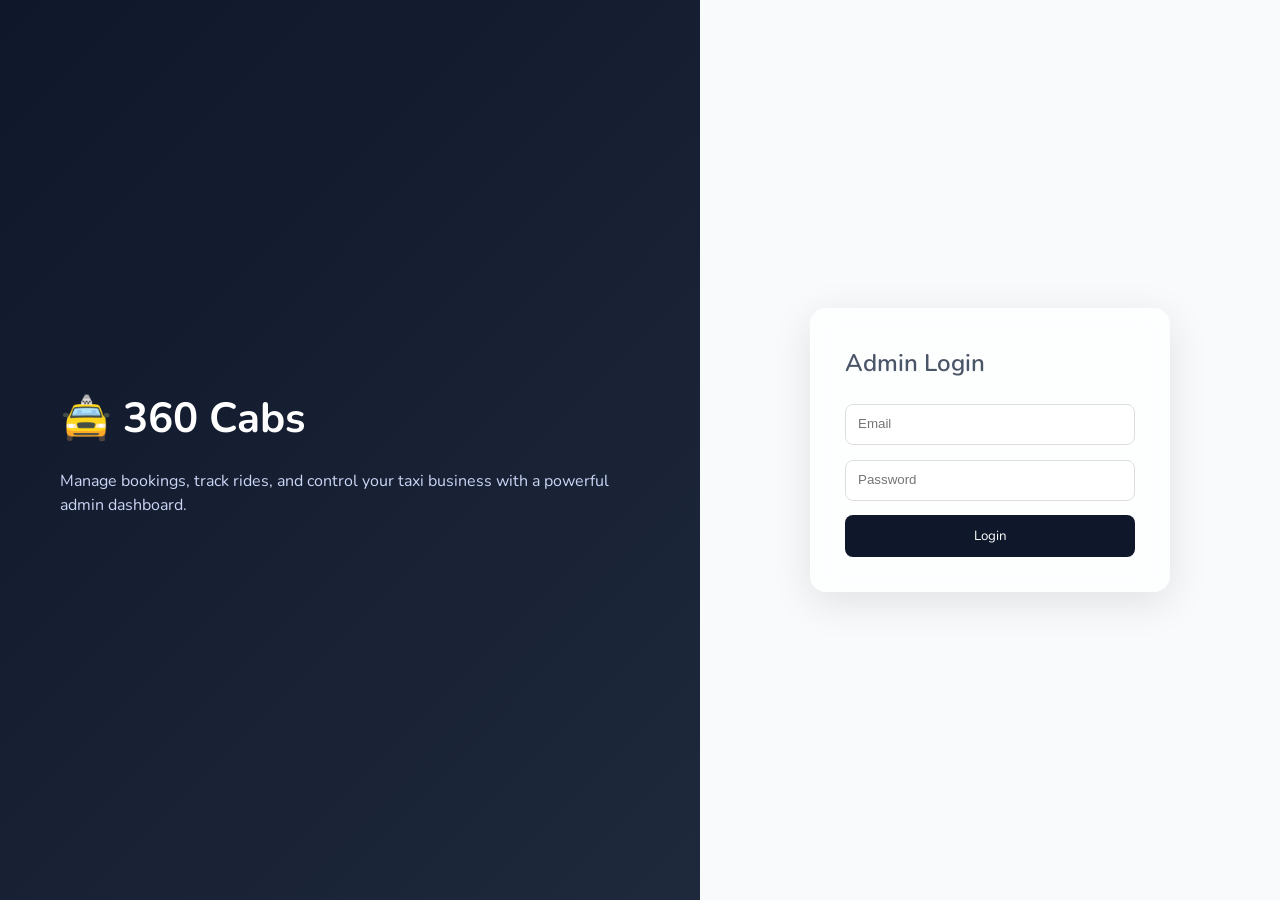
<file: admin/admin-login.html>
<!DOCTYPE html>

<html>
<head>
  <meta charset="UTF-8"/>
  <meta name="viewport" content="width=device-width, initial-scale=1.0"/>
  <link rel="stylesheet" href="../assets/images/favicon.ico">
  <title>Admin Login - 360 Cabs</title>

  <!-- <link href="https://fonts.googleapis.com/css2?family=Inter:wght@300;400;600&display=swap" rel="stylesheet"> -->
  <link rel="stylesheet" href="../assets/css/main.css"/>
  
  <link rel="stylesheet" href="../assets/css/admin-login.css">

</head>

<body>

<!-- LEFT PANEL -->

<div class="left">
  <h1>🚖 360 Cabs</h1>
  <p>
    Manage bookings, track rides, and control your taxi business
    with a powerful admin dashboard.
  </p>
</div>

<!-- RIGHT PANEL -->

<div class="right">
  <div class="login-box">


<h2>Admin Login</h2>

<input id="email" class="input" placeholder="Email">
<input id="password" type="password" class="input" placeholder="Password">

<button class="btn" onclick="login()">Login</button>

<div id="error" class="error">Invalid credentials</div>

  </div>
</div>


<script src="../assets/js/config.js"></script>


<!-- <script src="https://unpkg.com/@supabase/supabase-js@2"></script> -->

<script src="../assets/js/supabase.js"></script>


<script>
if (!window.mySupabase) {
  window.mySupabase = window.supabase.createClient(
    CONFIG.SUPABASE_URL,
    CONFIG.SUPABASE_ANON_KEY
  );
}

const client = window.mySupabase;

window.login = async function () {
  const email = document.getElementById("email").value.trim();
  const password = document.getElementById("password").value.trim();

  const { data, error } = await client.auth.signInWithPassword({
    email,
    password
  });

  if (error) {
    document.getElementById("error").innerText = error.message;
    document.getElementById("error").style.display = "block";
    return;
  }

  if (data?.user) {
    window.location.href = "./admin.html";
  }
};
</script>

</body>
</html>
</file>
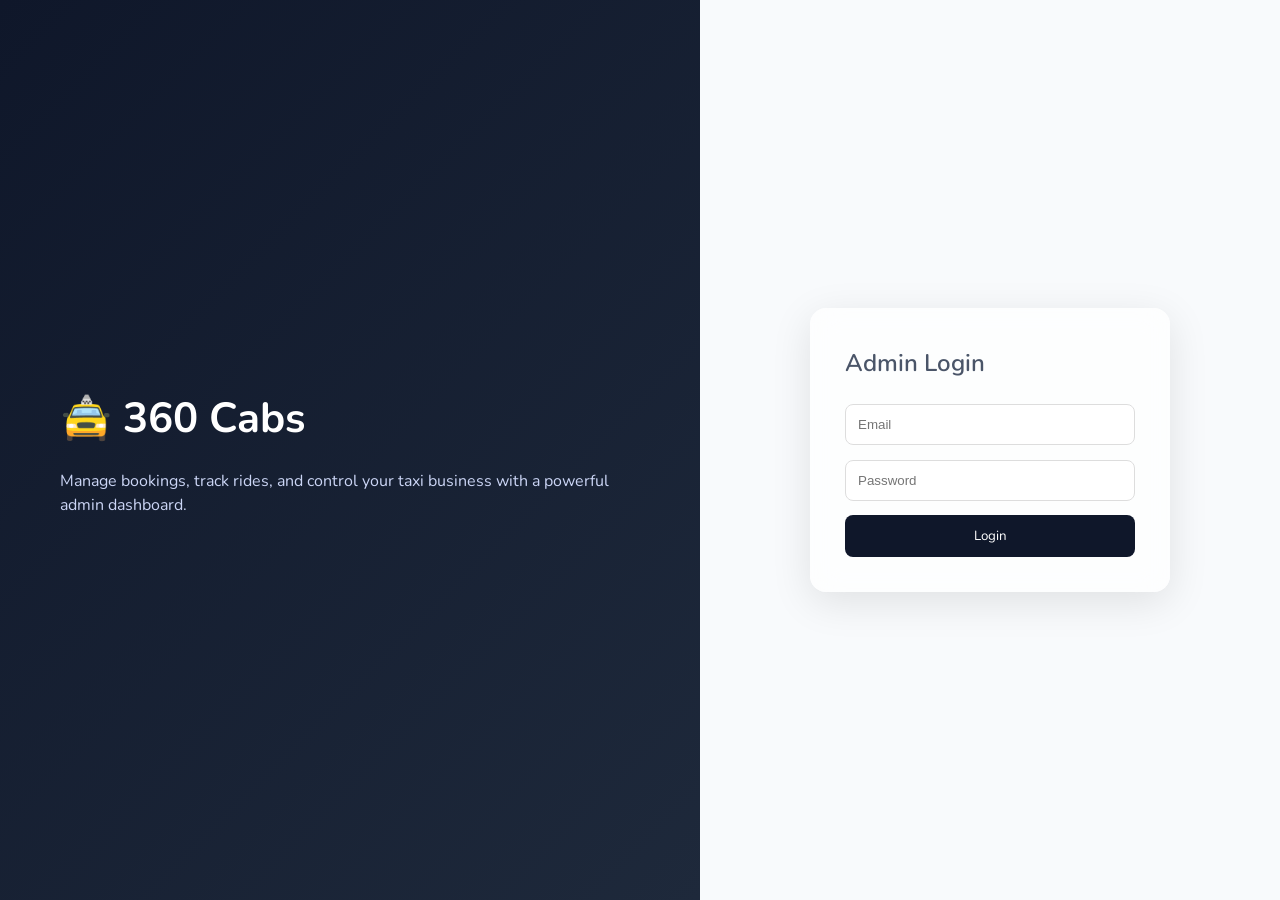
<file: admin/admin.html>
<!DOCTYPE html>

<html lang="en">
<head>
  <meta charset="UTF-8">
  <meta name="viewport" content="width=device-width, initial-scale=1.0">
  <title>Admin Dashboard - 360 Cabs</title>

  <!-- <link href="https://cdn.jsdelivr.net/npm/bootstrap@5.3.0/dist/css/bootstrap.min.css" rel="stylesheet"> -->
  <link rel="stylesheet" href="../assets/css/bootstrap.min.css">
  <link rel="stylesheet" href="../assets/css/all.min.css">
  <link rel="stylesheet" href="../assets/css/main.css">
</head>

<body style="background:#f5f7fb;">



<div class="container py-4">

  <!-- HEADER -->

  <div class="d-flex justify-content-between align-items-center mb-4">
    <h4>🚖 360 Cabs Dashboard</h4>
    <button class="btn btn-danger btn-sm" onclick="logout()">Logout</button>
  </div>

  <!-- STATS -->

  <div class="row mb-4">
    <div class="col-md-4 mb-3">
      <div class="card p-3 shadow-sm">
        <h6>Total Bookings</h6>
        <h3 id="total">0</h3>
      </div>
    </div>
    <div class="col-md-4 mb-3">
      <div class="card p-3 shadow-sm">
        <h6>Today Bookings</h6>
        <h3 id="today">0</h3>
      </div>
    </div>
    <div class="col-md-4 mb-3">
      <div class="card p-3 shadow-sm">
        <h6>Pending</h6>
        <h3 id="pending">0</h3>
      </div>
    </div>
  </div>

  <!-- TABLE -->

  <div class="card shadow-sm">
    <div class="table-responsive">
      <table class="table table-bordered align-middle">
        <thead class="table-dark">
          <tr>
            <th>Name</th>
            <th>Phone</th>
            <th>Trip</th>
            <th>Date</th>
            <th>Cab</th>
            <th>Status</th>
            <th>Action</th>
          </tr>
        </thead>
        <tbody id="tableBody"></tbody>
      </table>
    </div>
  </div>

</div>

<script src="../assets/js/bootstrap.bundle.min.js"></script>

<script src="../assets/js/config.js"></script>

<!-- <script src="https://cdn.jsdelivr.net/npm/@supabase/supabase-js"></script> -->
 <script src="../assets/js/supabase.js"></script>

<script>
const client  = window.supabase.createClient(
  CONFIG.SUPABASE_URL,
  CONFIG.SUPABASE_ANON_KEY
);

//  Auth check
async function checkAuth() {
  const { data } = await client.auth.getUser();

  if (!data.user) {
    window.location.href = "admin-login.html";
  }
}

checkAuth();


// LOGOUT
async function logout() {
  await client.auth.signOut();
  window.location.href = "/index.html";
}

// LOAD BOOKINGS
async function loadBookings() {
  const { data, error } = await client 
    .from('bookings')
    .select('*')
    .order('id', { ascending: false });

  if (error) {
    console.error("❌ Supabase error:", error);
    return;
  }

  console.log("✅ Data:", data);

  renderTable(data);
  calculateStats(data);
}



// RENDER TABLE
function renderTable(data) {
  const tbody = document.getElementById("tableBody");
  tbody.innerHTML = "";

  data.forEach(b => {
    const row = `
      <tr>
        <td>${b.name}</td>
        <td>${b.phone}</td>
        <td>${b.pickup} → ${b.drop_location}</td>
        <td>${b.date}</td>
        <td>${b.cab_type}</td>
        <td>
          <span class="badge ${
            b.status === 'completed' ? 'bg-success' :
            b.status === 'cancelled' ? 'bg-danger' :
            'bg-warning text-dark'
          }">
            ${b.status}
          </span>
        </td>
        <td>
          <button class="btn btn-success btn-sm me-1"
            onclick="updateStatus(${b.id}, 'completed')">✔</button>
          <button class="btn btn-danger btn-sm"
            onclick="updateStatus(${b.id}, 'cancelled')">✖</button>
        </td>
      </tr>
    `;
    tbody.innerHTML += row;
  });
}

// UPDATE STATUS
async function updateStatus(id, status) {
  await client 
    .from('bookings')
    .update({ status })
    .eq('id', id);

  loadBookings();
}

// STATS
function calculateStats(data) {
  const todayStr = new Date().toLocaleDateString('en-CA', {
    timeZone: 'Asia/Kolkata'
  });

  document.getElementById("total").innerText = data.length;

  const todayCount = data.filter(b => {
    const bookingDate = b.date.split('T')[0]; // 🔥 FIX
    return bookingDate === todayStr;
  }).length;

  document.getElementById("today").innerText = todayCount;

  document.getElementById("pending").innerText =
    data.filter(b => b.status === 'pending').length;

  console.log("Today:", todayStr);
  console.log("Processed dates:", data.map(b => b.date.split('T')[0]));
}

// INIT
loadBookings();

//auto refresh live changes

client
  .channel('bookings-changes')
  .on(
    'postgres_changes',
    { event: '*', schema: 'public', table: 'bookings' },
    payload => {
      console.log('🔄 Change detected:', payload);
      loadBookings();
    }
  )
  .subscribe();



</script>

</body>
</html>
</file>
<file: assets/css/main.css>
/* ═══════════════════════════════════════════════════════════
   SWIFTRIDE — main.css
   Brand: #336184 (Navy Blue) + #f4c02d (Golden Yellow)
   Theme: White & Clean · Professional Indian Taxi
   Fonts: Plus Jakarta Sans (display) + Nunito (body)
═══════════════════════════════════════════════════════════ */

/* Nunito */
@font-face {
  font-family: 'Nunito';
  font-weight: 300;
  src: url(../fonts/Nunito-Light.woff2) format('woff2');
 
}
/* latin */
@font-face {
  font-family: 'Nunito';
  font-weight: 400;
  src: url(../fonts/Nunito-Regular.woff2) format('woff2');
  
}
/* latin */
@font-face {
  font-family: 'Nunito';
  font-weight: 600;
  src: url(../fonts/Nunito-SemiBold.woff2) format('woff2');
}
/* latin */
@font-face {
  font-family: 'Nunito';
  font-weight: 700;
  src: url(../fonts/Nunito-Bold.woff2) format('woff2');
}

/* Plus Jakarta Sans */
@font-face {
  font-family: 'Plus Jakarta Sans';
  font-weight: 400;
  src: url(../fonts/PlusJakartaSans-Regular.woff2) format('woff2');
}


@font-face {
  font-family: 'Plus Jakarta Sans';
  font-weight: 500;
  src: url(../fonts/PlusJakartaSans-Medium.woff2) format('woff2');
}

@font-face {
  font-family: 'Plus Jakarta Sans';
  font-weight: 600;
  src: url(../fonts/PlusJakartaSans-SemiBold.woff2) format('woff2');
}


@font-face {
  font-family: 'Plus Jakarta Sans';
  font-weight: 700;
  src: url(../fonts/PlusJakartaSans-Bold.woff2) format('woff2');
}


@font-face {
  font-family: 'Plus Jakarta Sans';
  font-weight: 800;
  src: url(../fonts/PlusJakartaSans-ExtraBold.woff2) format('woff2');
}



:root {
  --navy:        #336184;
  --navy-dark:   #254d68;
  --navy-deeper: #1a3a4f;
  --navy-light:  #e8f1f7;
  --navy-pale:   #f0f6fa;
  --gold:        #f4c02d;
  --gold-dark:   #e0a800;
  --gold-light:  #fff8e1;
  --gold-pale:   #fffdf0;
  --white:       #ffffff;
  --off-white:   #f8fafc;
  --border:      #e2eaf0;
  --border-dark: #c9d8e3;
  --text:        #4a5568;
  --text-light:  #718096;
  --text-dark:   #1a2d3d;
  --shadow-sm:   0 2px 8px rgba(51,97,132,0.08);
  --shadow-md:   0 8px 24px rgba(51,97,132,0.12);
  --shadow-lg:   0 20px 50px rgba(51,97,132,0.15);
  --radius:      10px;
  --radius-lg:   16px;
  --ff-display:  'Plus Jakarta Sans', sans-serif;
  --ff-body:     'Nunito', sans-serif;
  --transition:  0.35s cubic-bezier(0.22,0.61,0.36,1);
}






/* ── Reset ─────────────────────────────────────── */
*, *::before, *::after { box-sizing: border-box; margin: 0; padding: 0; }
html { scroll-behavior: smooth; }
body {
  background: var(--white);
  color: var(--text);
  font-family: var(--ff-body);
  font-size: 16px;
  line-height: 1.7;
  overflow-x: clip;
  width: 100%;
}
img { max-width: 100%; display: block; }
a { text-decoration: none; color: inherit; }

.navbar-logo{
  height: 42px;
}
.navbar-toggler:focus {
   
    box-shadow: var(--gold) !important;
}

/* ── Typography ────────────────────────────────── */
.section-label {
  display: inline-flex; align-items: center; gap: 0.6rem;
  font-family: var(--ff-display); font-size: 0.72rem;
  font-weight: 700; letter-spacing: 0.25em;
  text-transform: uppercase; color: var(--navy);
  margin-bottom: 0.75rem;
}
.section-label::before {
  content: ''; width: 24px; height: 3px;
  background: var(--gold); border-radius: 2px;
}
.section-title {
  font-family: var(--ff-display);
  font-size: clamp(1.9rem, 4vw, 2.8rem);
  font-weight: 800; color: var(--text-dark);
  line-height: 1.2; margin-bottom: 1rem;
}
.section-title span { color: var(--navy); }
.section-title em   { color: var(--gold-dark); font-style: normal; }
.section-sub {
  font-size: 1rem; color: var(--text-light); max-width: 560px; margin: 0 auto;
}
.section-pad { padding: 90px 0; }

/* ── Buttons ───────────────────────────────────── */
.btn-navy {
  display: inline-flex; align-items: center; gap: 0.5rem;
  background: var(--navy); color: var(--white);
  font-family: var(--ff-display); font-weight: 700;
  font-size: 0.9rem; padding: 0.85rem 2rem;
  border: 2px solid var(--navy); border-radius: var(--radius);
  cursor: pointer; transition: all var(--transition);
}
.btn-navy:hover {
  background: var(--navy-dark); border-color: var(--navy-dark);
  transform: translateY(-2px); box-shadow: var(--shadow-md);
  color: var(--white);
}
.btn-gold {
  display: inline-flex; align-items: center; gap: 0.5rem;
  background: var(--gold); color: var(--text-dark);
  font-family: var(--ff-display); font-weight: 700;
  font-size: 0.9rem; padding: 0.85rem 2rem;
  border: 2px solid var(--gold); border-radius: var(--radius);
  cursor: pointer; transition: all var(--transition);
}
.btn-gold:hover {
  background: var(--gold-dark); border-color: var(--gold-dark);
  transform: translateY(-2px); box-shadow: 0 8px 24px rgba(244,192,45,0.35);
  color: var(--text-dark);
}
.btn-outline-navy {
  display: inline-flex; align-items: center; gap: 0.5rem;
  background: transparent; color: var(--navy);
  font-family: var(--ff-display); font-weight: 700;
  font-size: 0.9rem; padding: 0.85rem 2rem;
  border: 2px solid var(--navy); border-radius: var(--radius);
  cursor: pointer; transition: all var(--transition);
}
.btn-outline-navy:hover {
  background: var(--navy); color: var(--white);
  transform: translateY(-2px);
}

/* ── Reveal animations ─────────────────────────── */
.reveal-up, .reveal-left, .reveal-right {
  opacity: 0; transition: opacity 0.75s ease, transform 0.75s ease;
}
.reveal-up    { transform: translateY(30px); }
.reveal-left  { transform: translateX(-30px); }
.reveal-right { transform: translateX(30px); }
.reveal-up.in-view, .reveal-left.in-view, .reveal-right.in-view {
  opacity: 1; transform: none;
}
.d1 { transition-delay: 0.1s; }
.d2 { transition-delay: 0.2s; }
.d3 { transition-delay: 0.3s; }
.d4 { transition-delay: 0.4s; }

/* ════════════════════════════════════════════════
   TOP BAR
════════════════════════════════════════════════ */
.top-bar {
  background: var(--navy-deeper);
  padding: 0.45rem 0;
  font-size: 0.78rem; color: rgba(255,255,255,0.85);
}
.top-bar a { color: var(--gold); font-weight: 600; }
.top-bar a:hover { color: var(--white); }
.top-bar-inner {
  display: flex; justify-content: space-between; align-items: center;
  flex-wrap: wrap; gap: 0.4rem;
}
.top-bar-left { display: flex; gap: 1.5rem; align-items: center; }
.top-bar-right { display: flex; gap: 1.5rem; align-items: center; }
.top-bar-item { display: flex; align-items: center; gap: 0.4rem; }
.top-bar-item i { color: var(--gold); font-size: 0.75rem; }

/* ════════════════════════════════════════════════
   NAVBAR
════════════════════════════════════════════════ */
#navbar {
  background: var(--white) !important;
  border-bottom: 2px solid var(--border);
  padding: 0.6rem 0;
  transition: box-shadow 0.3s, background-color 0.3s;
  z-index: 999;
}
#navbar.scrolled {
  box-shadow: var(--shadow-md);
}
/* #navbar.sticky-top {
  box-shadow: var(--shadow-md);
  position: sticky; top: 0;
} */
.navbar-brand { display: flex; align-items: center; gap: 0.7rem; }
.brand-logo {
  width: 44px; height: 44px; border-radius: 10px;
  background: var(--navy);
  display: flex; align-items: center; justify-content: center;
  position: relative; overflow: hidden;
}
.brand-logo::after {
  content: ''; position: absolute; bottom: -8px; right: -8px;
  width: 24px; height: 24px; background: var(--gold); border-radius: 50%;
}
.brand-logo i { color: var(--white); font-size: 1.2rem; position: relative; z-index: 1; }
.brand-text-wrap { display: flex; flex-direction: column; line-height: 1; }
.brand-name {
  font-family: var(--ff-display); font-size: 1.3rem;
  font-weight: 800; color: var(--navy); letter-spacing: -0.02em;
}
.brand-name span { color: var(--gold-dark); }
.brand-tag {
  font-size: 0.55rem; font-weight: 700; letter-spacing: 0.2em;
  text-transform: uppercase; color: var(--text-light); margin-top: 1px;
}
.nav-link-custom {
  font-family: var(--ff-display) !important; font-weight: 600 !important;
  font-size: 0.88rem !important; color: var(--text-dark) !important;
  padding: 0.5rem 0.8rem !important; border-radius: 6px;
  transition: all 0.25s !important; position: relative;
}
.nav-link-custom:hover, .nav-link-custom.active-page {
  color: var(--navy) !important; background: var(--navy-pale) !important;
}
.nav-link-custom.active-page {
  color: var(--navy) !important;
}
.nav-cta {
  background: var(--gold) !important; color: var(--text-dark) !important;
  font-family: var(--ff-display) !important; font-weight: 700 !important;
  font-size: 0.85rem !important; padding: 0.55rem 1.4rem !important;
  border-radius: 8px; transition: all 0.3s !important;
  border: 2px solid var(--gold) !important;
}
.nav-cta:hover {
  background: var(--gold-dark) !important;
  border-color: var(--gold-dark) !important;
  transform: translateY(-1px); box-shadow: 0 6px 18px rgba(244,192,45,0.4);
}
.nav-phone-btn {
  display: inline-flex; align-items: center; gap: 0.45rem;
  font-family: var(--ff-display); font-size: 0.85rem; font-weight: 700;
  color: var(--navy); border: 2px solid var(--navy);
  padding: 0.5rem 1.2rem; border-radius: 8px; transition: all 0.3s;
}
.nav-phone-btn:hover { background: var(--navy); color: var(--white); }

/* ════════════════════════════════════════════════
   PAGE HERO (inner pages)
════════════════════════════════════════════════ */
.page-hero {
  background: linear-gradient(135deg, var(--navy-deeper) 0%, var(--navy) 100%);
  padding: 4rem 0 3rem; position: relative; overflow: hidden;
}
.page-hero::before {
  content: ''; position: absolute; inset: 0;
  background-image:
    radial-gradient(circle at 20% 50%, rgba(244,192,45,0.08) 0%, transparent 60%),
    radial-gradient(circle at 80% 20%, rgba(255,255,255,0.04) 0%, transparent 50%);
}
.page-hero-content { position: relative; z-index: 1; }
.page-hero h1 {
  font-family: var(--ff-display); font-size: clamp(2rem,5vw,3rem);
  font-weight: 800; color: var(--white); margin-bottom: 0.5rem;
}
.page-hero p { color: rgba(255,255,255,0.75); font-size: 1rem; margin: 0; }
.breadcrumb-custom {
  display: flex; align-items: center; gap: 0.5rem;
  font-size: 0.82rem; color: rgba(255,255,255,0.6);
  margin-top: 0.8rem;
}
.breadcrumb-custom a { color: var(--gold); font-weight: 600; }
.breadcrumb-custom a:hover { color: var(--white); }
.breadcrumb-custom i { font-size: 0.6rem; }

/* ════════════════════════════════════════════════
   BOOKING WIDGET (shared)
════════════════════════════════════════════════ */
.booking-widget {
  background: var(--white);
  border-radius: var(--radius-lg);
  box-shadow: var(--shadow-lg);
  overflow: hidden;
  border: 1px solid var(--border);
}
.booking-widget-header {
  background: var(--navy);
  padding: 1.2rem 1.8rem;
  display: flex; align-items: center; justify-content: space-between;
}
.booking-widget-header h3 {
  font-family: var(--ff-display); font-size: 1.15rem;
  font-weight: 800; color: var(--white); margin: 0;
}
.booking-widget-header p {
  font-size: 0.75rem; color: rgba(255,255,255,0.7); margin: 0;
}
.booking-widget-body { padding: 1.6rem; }

/* Trip tabs */
.trip-tabs {
  display: flex; gap: 0; margin-bottom: 1.5rem;
  border: 2px solid var(--border); border-radius: var(--radius);
  overflow: hidden;
}
.trip-tab {
  flex: 1; display: flex; flex-direction: column; align-items: center;
  gap: 0.15rem; padding: 0.65rem 0.4rem;
  background: var(--white); border: none;
  font-family: var(--ff-display); font-size: 0.7rem; font-weight: 700;
  color: var(--text-light); cursor: pointer;
  transition: all 0.25s; letter-spacing: 0.02em;
  border-right: 1px solid var(--border);
}
.trip-tab:last-child { border-right: none; }
.trip-tab i { font-size: 1rem; }
.trip-tab.active {
  background: var(--navy); color: var(--white);
}
.trip-tab:not(.active):hover {
  background: var(--navy-pale); color: var(--navy);
}

/* Form inputs */


.field-group { margin-bottom: 1rem; }
.field-label {
  display: flex; align-items: center; gap: 0.4rem;
  font-family: var(--ff-display); font-size: 0.72rem; font-weight: 700;
  text-transform: uppercase; letter-spacing: 0.1em;
  color: var(--text-dark); margin-bottom: 0.4rem;
}
.field-label .icon-pickup { color: #22c55e; }
.field-label .icon-drop   { color: #ef4444; }
.field-label .icon-date   { color: var(--navy); }

.location-wrap { position: relative; }
.field-input {
  width: 100%; background: var(--off-white);
  border: 2px solid var(--border); color: var(--text-dark);
  font-family: var(--ff-body); font-size: 0.92rem;
  padding: 0.75rem 1rem; border-radius: var(--radius);
  outline: none; transition: all 0.3s;
}
.field-input:focus {
  border-color: var(--navy); background: var(--white);
  box-shadow: 0 0 0 3px rgba(51,97,132,0.1);
}
.field-input::placeholder { color: #a0aec0; }
select.field-input option { background: var(--white); }

/* Location suggestions */
.suggestions-box {
  position: absolute; top: calc(100% + 4px); left: 0; right: 0;
  background: var(--white); border: 2px solid var(--navy);
  border-radius: var(--radius); z-index: 200;
  max-height: 220px; overflow-y: auto; display: none;
  box-shadow: var(--shadow-lg);
}
.suggestions-box.open { display: block; }
.sugg-item {
  padding: 0.65rem 1rem; cursor: pointer;
  font-size: 0.85rem; color: var(--text-dark);
  border-bottom: 1px solid var(--border);
  display: flex; align-items: flex-start; gap: 0.7rem;
  transition: background-color 0.2s;
}
.sugg-item:last-child { border-bottom: none; }
.sugg-item:hover { background: var(--navy-pale); }
.sugg-item i { color: var(--navy); font-size: 0.8rem; margin-top: 3px; flex-shrink: 0; }
.sugg-item-main { font-weight: 600; font-size: 0.85rem; color: var(--text-dark); }
.sugg-item-sub  { font-size: 0.72rem; color: var(--text-light); }
.sugg-loading {
  padding: 0.8rem 1rem; text-align: center;
  font-size: 0.8rem; color: var(--text-light);
}

/* Swap button */
.swap-row { display: flex; justify-content: center; margin: -0.3rem 0; z-index: 2; position: relative; }
.swap-btn {
  width: 32px; height: 32px; border-radius: 50%;
  background: var(--white); border: 2px solid var(--navy);
  color: var(--navy); font-size: 0.75rem; cursor: pointer;
  display: flex; align-items: center; justify-content: center;
  transition: all 0.35s; box-shadow: var(--shadow-sm);
}
.swap-btn:hover { background: var(--navy); color: var(--white); transform: rotate(180deg); }

/* Cab selector */
.cab-grid { 
  display: grid; 
  grid-template-columns: repeat(auto-fit, minmax(90px, 1fr)); 
  gap: 0.5rem; 
}
.cab-card {
  display: flex; 
  flex-direction: column;
  align-items: center; 
  gap: 0.2rem;
  padding: 0.65rem 0.3rem;
  background: var(--off-white);
  border: 2px solid var(--border);
  border-radius: var(--radius);
  cursor: pointer;
  transition: all 0.25s; text-align: center;
}
.cab-card input {
   display: none;
   }
.cab-card i { 
   font-size: 1.2rem; color: var(--text-light);
   transition: color 0.25s; 
  }
.cab-card .cab-name  { font-family: var(--ff-display); font-size: 0.72rem; font-weight: 700; color: var(--text-dark); }
.cab-card .cab-rate  { font-size: 0.62rem; color: var(--navy); font-weight: 700; }
.cab-card.active, .cab-card:hover {
  border-color: var(--navy); background: var(--navy-pale);
}
.cab-card.active i { color: var(--navy); }

/* Fare box */
.fare-box {
  background: linear-gradient(135deg, var(--navy-pale), var(--gold-pale));
  border: 2px solid var(--border); border-radius: var(--radius);
  padding: 1rem 1.2rem; margin-bottom: 1rem;
}
.fare-row {
  display: flex; justify-content: space-between; align-items: center;
  font-size: 0.83rem; margin-bottom: 0.4rem;
}
.fare-row:last-of-type { margin-bottom: 0; }
.fare-label { color: var(--text-light); display: flex; align-items: center; gap: 0.4rem; }
.fare-label i { color: var(--navy); }
.fare-value { font-family: var(--ff-display); font-weight: 700; color: var(--text-dark); }
.fare-value.big { font-size: 1.4rem; color: var(--navy); }
.fare-note { font-size: 0.68rem; color: var(--text-light); margin-top: 0.6rem; padding-top: 0.6rem; border-top: 1px solid var(--border); margin-bottom: 0; }

/* Submit button */
.book-now-btn {
  width: 100%; padding: 1rem;
  background: var(--gold); color: var(--text-dark);
  border: none; border-radius: var(--radius);
  font-family: var(--ff-display); font-weight: 800;
  font-size: 1rem; cursor: pointer;
  transition: all var(--transition); margin-bottom: 0.8rem;
  box-shadow: 0 4px 15px rgba(244,192,45,0.3);
}
.book-now-btn:hover {
  background: var(--gold-dark);
  box-shadow: 0 8px 25px rgba(244,192,45,0.45);
  transform: translateY(-2px);
}
.book-now-btn:disabled { opacity: 0.7; cursor: not-allowed; transform: none; }

.notify-row {
  display: flex; justify-content: center; gap: 1rem; flex-wrap: wrap;
  font-size: 0.68rem; color: var(--text-light);
}
.notify-row span { display: flex; align-items: center; gap: 0.3rem; }

/* ════════════════════════════════════════════════
   TRUST BAR
════════════════════════════════════════════════ */
.trust-bar {
  background: var(--off-white);
  border-top: 1px solid var(--border);
  border-bottom: 1px solid var(--border);
  padding: 1rem 0;
}
.trust-items { display: flex; justify-content: center; align-items: center; flex-wrap: wrap; gap: 2rem; }
.trust-item { display: flex; align-items: center; gap: 0.5rem; font-size: 0.82rem; font-weight: 600; color: var(--text-dark); }
.trust-item i { color: var(--navy); font-size: 1rem; }

/* ════════════════════════════════════════════════
   WHY US CARDS
════════════════════════════════════════════════ */
.why-card {
  background: var(--white); border: 2px solid var(--border);
  border-radius: var(--radius-lg); padding: 1.8rem 1.5rem;
  transition: all var(--transition); height: 100%;
}
.why-card:hover {
  border-color: var(--navy);
  box-shadow: var(--shadow-md);
  transform: translateY(-4px);
}
.why-icon {
  width: 52px; height: 52px; border-radius: 12px;
  background: var(--navy-pale); border: 2px solid var(--navy-light);
  display: flex; align-items: center; justify-content: center;
  font-size: 1.3rem; color: var(--navy); margin-bottom: 1rem;
  transition: all 0.3s;
}
.why-card:hover .why-icon { background: var(--navy); color: var(--white); }
.why-card h5 {
  font-family: var(--ff-display); font-size: 1rem;
  font-weight: 800; color: var(--text-dark); margin-bottom: 0.4rem;
}
.why-card p { font-size: 0.83rem; color: var(--text-light); margin: 0; }

/* ════════════════════════════════════════════════
   ROUTE CARDS
════════════════════════════════════════════════ */
.route-card {
  background: var(--white); border: 2px solid var(--border);
  border-radius: var(--radius); padding: 1rem 1.2rem;
  cursor: pointer; transition: all var(--transition);
  display: flex; align-items: center; gap: 0.8rem;
}
.route-card:hover {
  border-color: var(--navy); background: var(--navy-pale);
  transform: translateX(4px);
}
.route-icon { color: var(--navy); font-size: 0.9rem; flex-shrink: 0; }
.route-from-to { font-family: var(--ff-display); font-size: 0.88rem; font-weight: 700; color: var(--text-dark); }
.route-info { font-size: 0.7rem; color: var(--text-light); margin-top: 0.1rem; }
.route-price { margin-left: auto; font-family: var(--ff-display); font-size: 0.82rem; font-weight: 700; color: var(--navy); white-space: nowrap; }

/* ════════════════════════════════════════════════
   TESTIMONIALS
════════════════════════════════════════════════ */
.testimonial-card {
  background: var(--white); border: 2px solid var(--border);
  border-radius: var(--radius-lg); padding: 1.8rem;
  transition: all var(--transition); height: 100%;
}
.testimonial-card:hover { border-color: var(--navy); box-shadow: var(--shadow-md); }
.stars { color: var(--gold-dark); font-size: 0.85rem; margin-bottom: 0.8rem; }
.testimonial-text { font-size: 0.9rem; color: var(--text); font-style: italic; margin-bottom: 1.2rem; line-height: 1.7; }
.testimonial-author { display: flex; align-items: center; gap: 0.8rem; }
.author-avatar {
  width: 40px; height: 40px; border-radius: 50%;
  background: var(--navy); color: var(--white);
  display: flex; align-items: center; justify-content: center;
  font-family: var(--ff-display); font-weight: 800; font-size: 0.9rem;
}
.author-name { font-family: var(--ff-display); font-weight: 700; font-size: 0.88rem; color: var(--text-dark); }
.author-city { font-size: 0.72rem; color: var(--text-light); }

/* ════════════════════════════════════════════════
   FOOTER
════════════════════════════════════════════════ */
.site-footer { background: var(--navy-deeper); padding: 4rem 0 0; }
.footer-brand { display: flex; align-items: center; gap: 0.7rem; margin-bottom: 1rem; }
.footer-brand .brand-logo { background: rgba(255,255,255,0.1); }
.footer-brand .brand-name { color: var(--white); }
.footer-about { font-size: 0.85rem; color: rgba(255,255,255,0.6); line-height: 1.8; margin-bottom: 1.5rem; }
.footer-social { display: flex; gap: 0.6rem; }
.footer-social a {
  width: 36px; height: 36px; border-radius: 8px;
  background: rgba(255,255,255,0.08); border: 1px solid rgba(255,255,255,0.12);
  display: flex; align-items: center; justify-content: center;
  color: rgba(255,255,255,0.7); font-size: 0.85rem; transition: all 0.3s;
}
.footer-social a:hover { background: var(--gold); border-color: var(--gold); color: var(--text-dark); }
.footer-h {
  font-family: var(--ff-display); font-size: 0.82rem; font-weight: 800;
  color: var(--white); text-transform: uppercase; letter-spacing: 0.15em;
  margin-bottom: 1.2rem; padding-bottom: 0.6rem;
  border-bottom: 2px solid rgba(244,192,45,0.3);
}
.footer-ul { list-style: none; display: flex; flex-direction: column; gap: 0.55rem; }
.footer-ul li, .footer-ul a {
  font-size: 0.83rem; color: rgba(255,255,255,0.6); transition: color 0.3s;
}
.footer-ul a:hover { color: var(--gold); }
.footer-ul li { display: flex; align-items: flex-start; gap: 0.5rem; }
.footer-ul li i { color: var(--gold); font-size: 0.75rem; margin-top: 4px; flex-shrink: 0; }
.footer-divider { border: none; border-top: 1px solid rgba(255,255,255,0.08); margin: 3rem 0 0; }
.footer-bottom {
  padding: 1.2rem 0; display: flex; justify-content: space-between;
  align-items: center; flex-wrap: wrap; gap: 0.5rem;
  font-size: 0.75rem; color: rgba(255,255,255,0.4);
}
.footer-bottom a { color: var(--gold); }

/* ════════════════════════════════════════════════
   FLOATING BUTTONS
════════════════════════════════════════════════ */
.float-group { position: fixed; bottom: 1.5rem; right: 1.5rem; z-index: 998; display: flex; flex-direction: column; gap: 0.7rem; }
.wa-float, .call-float {
  width: 52px; height: 52px; border-radius: 50%;
  display: flex; align-items: center; justify-content: center;
  font-size: 1.4rem; transition: all 0.35s;
  box-shadow: 0 6px 20px rgba(0,0,0,0.2);
}
.wa-float   { background: #25d366; color: var(--white); }
.call-float { background: var(--navy); color: var(--white); }
.wa-float:hover   { transform: scale(1.12); box-shadow: 0 10px 28px rgba(37,211,102,0.45); color: var(--white); }
.call-float:hover { transform: scale(1.12); box-shadow: 0 10px 28px rgba(51,97,132,0.45); color: var(--white); }

/* ════════════════════════════════════════════════
   SUCCESS TOAST
════════════════════════════════════════════════ */
.success-toast {
  position: fixed; bottom: 2rem; left: 50%;
  transform: translateX(-50%) translateY(180px);
  background: var(--white); border: 2px solid #22c55e;
  border-radius: var(--radius-lg); padding: 1.2rem 1.5rem;
  display: flex; align-items: flex-start; gap: 1rem;
  min-width: 320px; max-width: 90vw;
  box-shadow: var(--shadow-lg); z-index: 9999;
  transition: transform 0.5s cubic-bezier(0.22,0.61,0.36,1);
}
.success-toast.show { transform: translateX(-50%) translateY(0); }
.toast-icon { color: #22c55e; font-size: 1.6rem; flex-shrink: 0; }
.success-toast strong { display: block; color: var(--text-dark); font-size: 0.95rem; margin-bottom: 0.2rem; }
.success-toast p { font-size: 0.78rem; color: var(--text-light); margin: 0; }
.toast-close { background: none; border: none; color: var(--text-light); cursor: pointer; font-size: 0.85rem; margin-left: auto; }

/* ════════════════════════════════════════════════
   STATS STRIP
════════════════════════════════════════════════ */
.stats-strip { background: var(--navy); padding: 3rem 0; }
.stat-box { text-align: center; }
.stat-num {
  display: block; font-family: var(--ff-display);
  font-size: 2.4rem; font-weight: 800; color: var(--gold);
  line-height: 1;
}
.stat-label {
  font-size: 0.78rem; font-weight: 600; text-transform: uppercase;
  letter-spacing: 0.1em; color: rgba(255,255,255,0.7);
  margin-top: 0.3rem;
}
.stat-divider-v { width: 1px; height: 50px; background: rgba(255,255,255,0.15); }

/* ════════════════════════════════════════════════
   UTILITY
════════════════════════════════════════════════ */
.bg-navy-pale { background: var(--navy-pale); }
.bg-off-white { background: var(--off-white); }
.text-navy { color: var(--navy); }
.text-gold  { color: var(--gold-dark); }
.divider-gold { width: 50px; height: 4px; background: var(--gold); border-radius: 2px; margin: 0.8rem 0 1.5rem; }

/* ════════════════════════════════════════════════
   RESPONSIVE
════════════════════════════════════════════════ */
@media (max-width: 991px) {
  .section-pad { padding: 65px 0; }
  .top-bar { display: none; }
  .navbar-collapse {
    background: var(--white); padding: 1rem;
    border: 2px solid var(--border); border-radius: var(--radius);
    margin-top: 0.5rem; box-shadow: var(--shadow-md);
  }
  .stat-divider-v { display: none; }
}

@media(max-width:991px){

  .navbar-toggler{
    padding:14px !important;
    border:none !important;
    box-shadow:none !important;
  }

  .navbar-collapse{
    background:#fff;
    padding:20px;
    margin-top:12px;
    border-radius:16px;
    box-shadow:0 10px 30px rgba(0,0,0,.12);
    z-index:99999;
    position:relative;
  }

}


@media (max-width: 767px) {
  .section-pad { padding: 50px 0; }
  .cab-grid { grid-template-columns: repeat(2,1fr); }
  .trip-tabs { flex-wrap: wrap; }
  .trip-tab { font-size: 0.65rem; padding: 0.55rem 0.3rem; }
  .float-group { bottom: 1rem; right: 1rem; }
  .nav-cta{
    margin-top: 16px;
  }
  /* .home-wrapper{
    flex-direction: column-reverse;
  } */



 

  .page-hero{
    padding-top: 120px;
     overflow-x: clip;
  }

  .reveal-left,
  .reveal-right,
  .reveal-up {
    transform: none !important;
    opacity: 1 !important;
    transition: none !important;
  }

}
@media (max-width: 480px) {
  .book-now-btn { font-size: 0.9rem; }
  .hero-actions { flex-direction: column; }
  .btn-navy, .btn-gold, .btn-outline-navy { width: 100%; justify-content: center; }
}
</file>
<file: assets/css/contact.css>
.contact-channel { 
        display:flex;
        align-items:center;
        gap:1.2rem;
        padding:1.5rem;
        background:var(--white);
        border:2px solid var(--border);
        border-radius:var(--radius-lg);
        transition:all var(--transition);
        text-decoration:none;
        color:inherit;
     }
    .contact-channel:hover { 
        border-color:var(--navy);
        box-shadow:var(--shadow-md);
        transform:translateX(5px);
     }
    .cc-icon { 
        width:56px;
        height:56px;
        border-radius:var(--radius);
        display:flex;
        align-items:center;
        justify-content:center;
        font-size:1.4rem;
        flex-shrink:0;
     }
    .cc-label {
         font-size:.68rem;
         font-weight:700;
         text-transform:uppercase;
         letter-spacing:.15em;
         color:var(--text-light);
         margin-bottom:.2rem; 
        }
    .cc-value {
         font-family:var(--ff-display);
         font-weight:800;
         color:var(--text-dark);
         font-size:1.05rem; 
        }
    .cc-sub {
         font-size:.75rem;
         color:var(--text-light); 
        }
    .contact-form-wrap { 
        background:var(--white);
        border:2px solid var(--border);
        border-radius:var(--radius-lg);
        padding:2.5rem;
     }
    .cf-label { 
        font-family:var(--ff-display);
        font-size:.72rem;
        font-weight:700;
        text-transform:uppercase;
        letter-spacing:.1em;
        color:var(--text-dark);
        margin-bottom:.4rem;
        display:block;
     }
    .cf-input { 
        width:100%;
        background:var(--off-white);
        border:2px solid var(--border);
        color:var(--text-dark);
        font-family:var(--ff-body);
        font-size:.92rem;
        padding:.75rem 1rem;
        border-radius:var(--radius);
        outline:none;
        transition:all .3s;
     }
    .cf-input:focus { 
        border-color:var(--navy);
        background:var(--white);
        box-shadow:0 0 0 3px rgba(51,97,132,.08);
     }
    .cf-input::placeholder { 
        color:#a0aec0;
     }
    textarea.cf-input { 
        resize:vertical;
        min-height:130px;
     }
    .cf-submit { 
        width:100%;
        padding:1rem;
        background:var(--navy);
        color:var(--white);
        border:none;
        border-radius:var(--radius);
        font-family:var(--ff-display);
        font-weight:800;
        font-size:1rem;
        cursor:pointer;
        transition:all var(--transition);
     }
    .cf-submit:hover {
         background:var(--navy-dark);
         transform:translateY(-2px);
         box-shadow:var(--shadow-md);
         }
    .map-container { 
        border-radius:var(--radius-lg);
        overflow:hidden;
        border:2px solid var(--border);
        box-shadow:var(--shadow-sm);
     }
    .map-container iframe {
         display:block; 
        }
    .faq-item { 
        border:2px solid var(--border);
        border-radius:var(--radius);
        overflow:hidden;
        margin-bottom:.75rem;
        transition:border-color .3s; }
    .faq-item:hover {
         border-color:var(--navy);
         }
    .faq-q { 
        padding:1rem 1.2rem;
        font-family:var(--ff-display);
        font-weight:700;
        font-size:.92rem;
        color:var(--text-dark);
        cursor:pointer;
        display:flex;
        justify-content:space-between;
        align-items:center; 
    }
    .faq-q i {
         color:var(--navy);
         transition:transform .3s;
         }
    .faq-a { 
        padding:0 1.2rem 1rem;
        font-size:.85rem;
        color:var(--text);
        display:none; 
    }
    .faq-item.open .faq-a { 
        display:block; 
    }
    .faq-item.open .faq-q i {
         transform:rotate(180deg);
         }
 
.faq-a {
  display: none;
}

.faq-item.active .faq-a {
  display: block;
}
</file>
<file: assets/css/tariff.css>
.price-table { 
        width:100%;border-collapse:collapse;
        background:var(--white); 
    }
    .price-table th { 
        background:var(--navy);color:var(--white);
        font-family:var(--ff-display);
        font-size:.82rem;
        font-weight:700;
        padding:1rem 1.2rem;
        text-align:left;
        white-space:nowrap; 
    }
    .price-table td {
         padding:.9rem 1.2rem;
         border-bottom:1px solid var(--border);
         font-size:.88rem;vertical-align:middle;
         }
    .price-table tr:last-child td { 
        border-bottom:none; 
    }
    .price-table tr:hover td {
         background:var(--navy-pale);
         }
    .price-table .route-col { 
        font-weight:700;color:var(--text-dark); 
    }
    .price-table .km-col { 
        color:var(--text-light); 
    }
    .price-table .price-col { 
        font-family:var(--ff-display);font-weight:800;color:var(--navy); 
    }
    .table-wrap { 
        border:2px solid var(--border);
        border-radius:var(--radius-lg);overflow:hidden;box-shadow:var(--shadow-sm); 
    }
    .cab-price-card { background:var(--white);border:2px solid var(--border);border-radius:var(--radius-lg);padding:2rem;text-align:center;transition:all var(--transition); }
    .cab-price-card:hover,.cab-price-card.featured { border-color:var(--navy);box-shadow:var(--shadow-md); }
    .cab-price-card.featured { background:var(--navy); }
    .cab-price-card.featured * { color:var(--white) !important; }
    .cab-price-card.featured .per-km { color:var(--gold) !important; }
    .cab-icon { font-size:2.5rem;color:var(--navy);margin-bottom:1rem; }
    .cab-price-card.featured .cab-icon { color:var(--gold) !important; }
    .cab-type-name { font-family:var(--ff-display);font-size:1.2rem;font-weight:800;color:var(--text-dark);margin-bottom:.3rem; }
    .per-km { font-family:var(--ff-display);font-size:2rem;font-weight:800;color:var(--navy);line-height:1; }
    .per-km-label { font-size:.72rem;color:var(--text-light);margin-top:.2rem; }
    .cab-includes { 
        list-style:none;margin:.8rem 0 0;
        font-size:.8rem;color:var(--text);
        text-align:left; 
    }
    .cab-includes li {
         padding:.25rem 0;
         display:flex;gap:.5rem;
         }
    .cab-includes li i { 
        color:var(--navy);
        font-size:.75rem;
        margin-top:3px;
        flex-shrink:0; 
    }
    .cab-price-card.featured .cab-includes li i {
         color:var(--gold) !important; 
        }
    .inc-tag {
         display:inline-block;
         background:var(--navy-pale);
         color:var(--navy);
         font-size:.62rem;font-weight:700;
         padding:.2rem .6rem;
         border-radius:50px;
         border:1px solid var(--navy-light);
         }
    .excl-tag { 
        display:inline-block;
        background:#fff3cd;
        color:#856404;
        font-size:.62rem;
        font-weight:700;
        padding:.2rem .6rem;
        border-radius:50px;
        border:1px solid #ffc107; 
    }
  

    .terms-card {
  background: #fff;
  padding: 25px;
  border-radius: 12px;
  border: 1px solid #eee;
  box-shadow: 0 8px 25px rgba(0,0,0,0.05);
  height: 100%;
  transition: 0.3s;
}

.terms-card:hover {
  transform: translateY(-5px);
}

.terms-card h4 {
  font-size: 18px;
  margin-bottom: 15px;
  color: var(--navy);
  font-weight: 700;
}

.terms-card ul {
  padding-left: 18px;
}

.terms-card li {
  margin-bottom: 8px;
  font-size: 14px;
  line-height: 1.6;
}

.terms-card li::marker {
  color: var(--gold);
}

.terms-card .muted {
  color: #888;
  font-size: 13px;
}
</file>
<file: assets/css/admin-login.css>
body {
      display: flex;
      height: 100vh;
    }

    /* LEFT SIDE */
    .left {
      flex: 1;
      background: linear-gradient(135deg, #0f172a, #1e293b);
      color: #fff;
      display: flex;
      flex-direction: column;
      justify-content: center;
      padding: 60px;
    }

    .left h1 {
      font-size: 42px;
      margin-bottom: 15px;
      font-family: var(--ff-body);
    }

    .left p {
      color: #cbd5f5;
      font-size: 16px;
      line-height: 1.5;
       font-family: var(--ff-body);
    }

    /* RIGHT SIDE */
    .right {
      flex: 1;
      display: flex;
      justify-content: center;
      align-items: center;
      background: #f8fafc;
    }

    .login-box {
      width: 360px;
      padding: 35px;
      border-radius: 16px;
      background: rgba(255,255,255,0.7);
      backdrop-filter: blur(15px);
      box-shadow: 0 10px 40px rgba(0,0,0,0.1);
    }

    .login-box h2 {
      margin-bottom: 20px;
      font-weight: 600;
       font-family: var(--ff-body);
    }

    .input {
      width: 100%;
      padding: 12px;
      margin-bottom: 15px;
      border-radius: 8px;
      border: 1px solid #ddd;
      outline: none;
      transition: 0.2s;
    }

    .input:focus {
      border-color: #000;
    }

    .btn {
      width: 100%;
      padding: 12px;
      background: #0f172a;
      color: #fff;
      border: none;
      border-radius: 8px;
      cursor: pointer;
      font-weight: 500;
      transition: 0.3s;
       font-family: var(--ff-body);
    }

    .btn:hover {
      background: #020617;
    }

    .error {
      color: red;
      font-size: 13px;
      margin-top: 10px;
      font-family: var(--ff-body);
      display: none;
    }

    @media(max-width: 768px) {
      .left {
        display: none;
      }
      .right {
        flex: 1;
      }
    }
</file>
